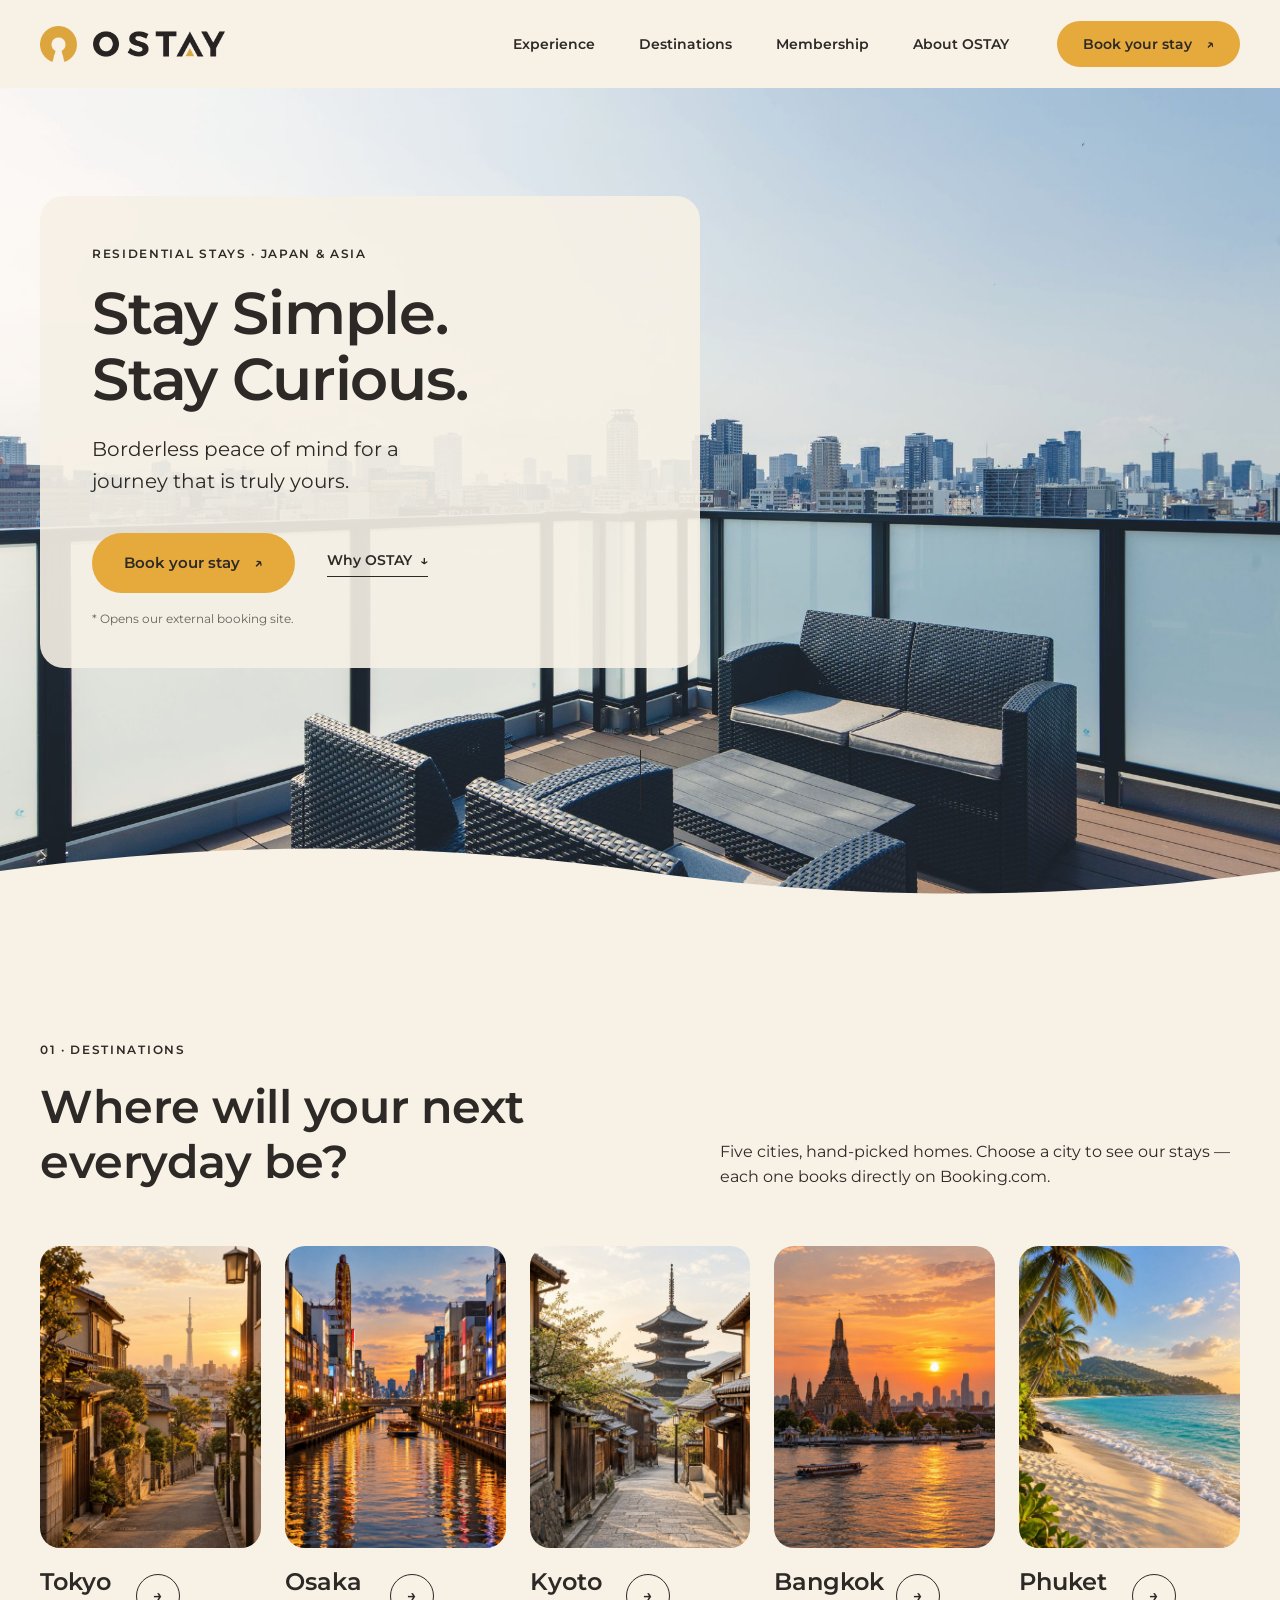
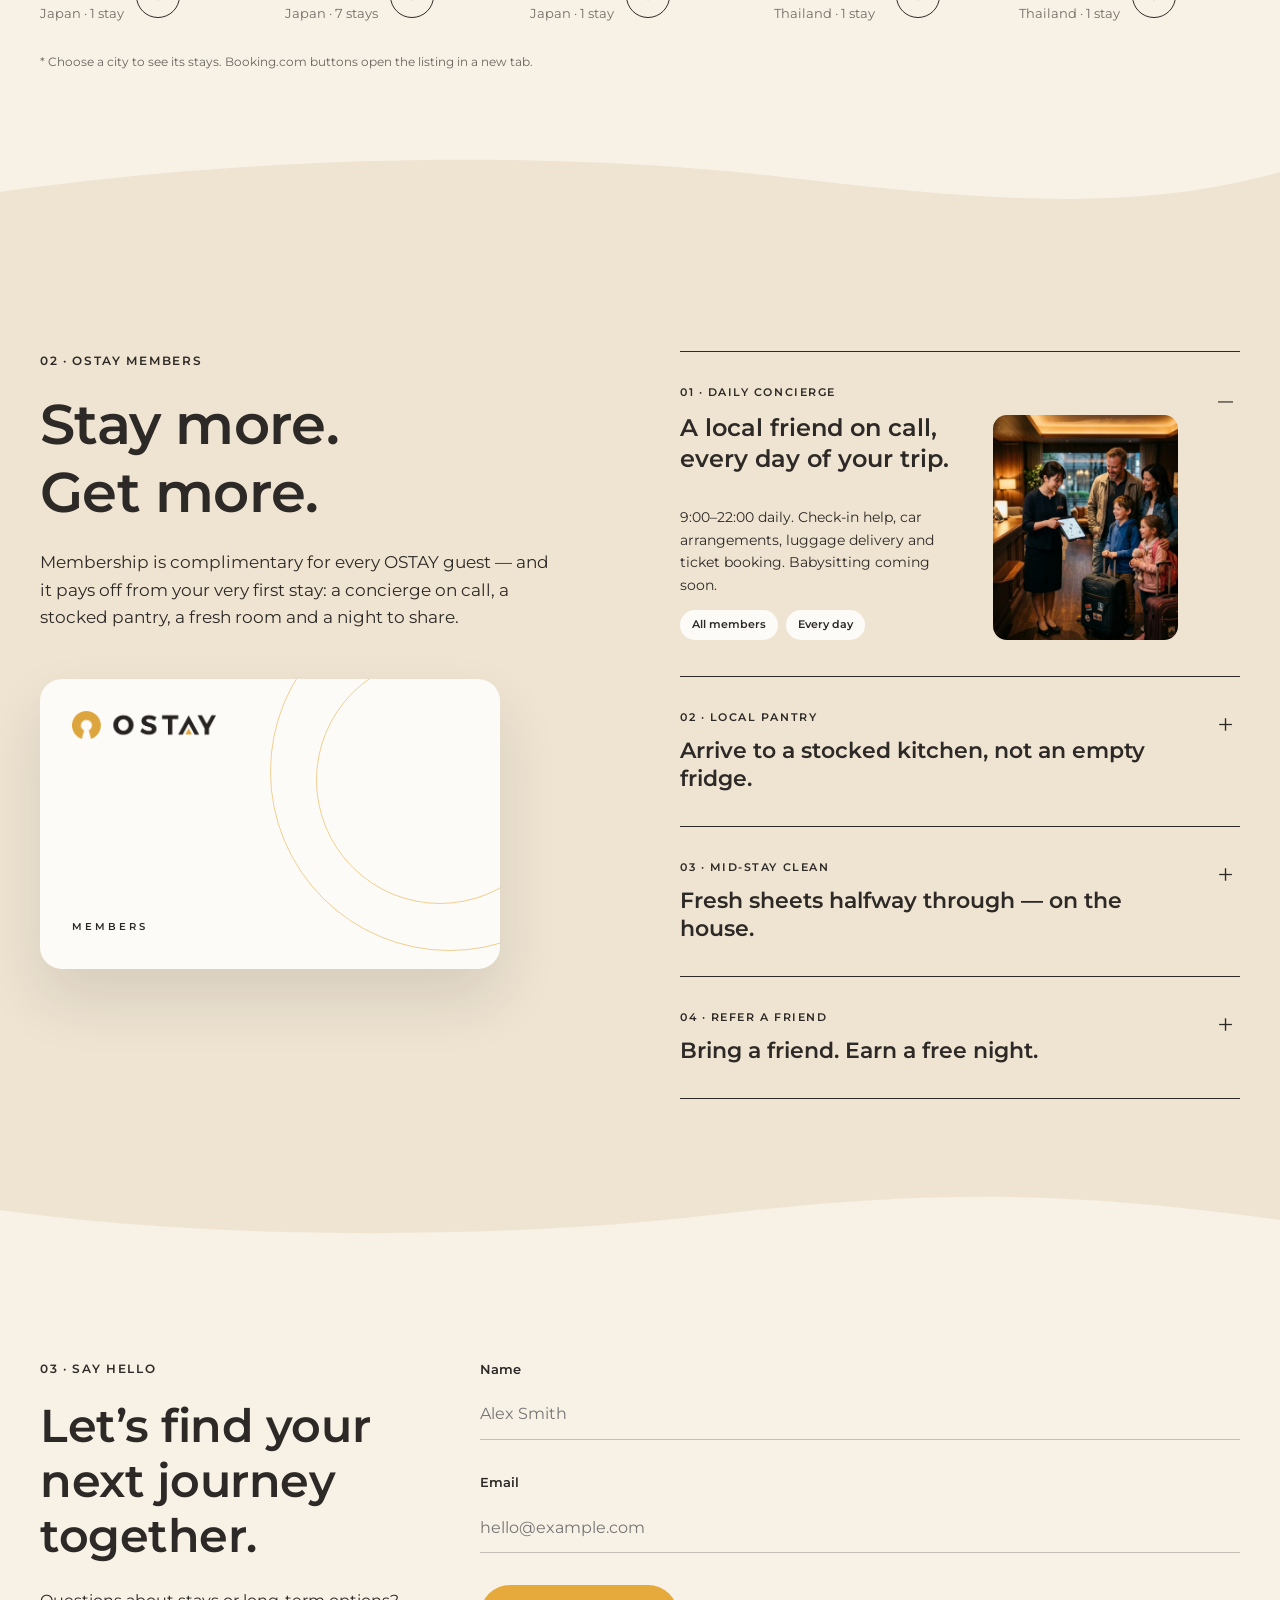
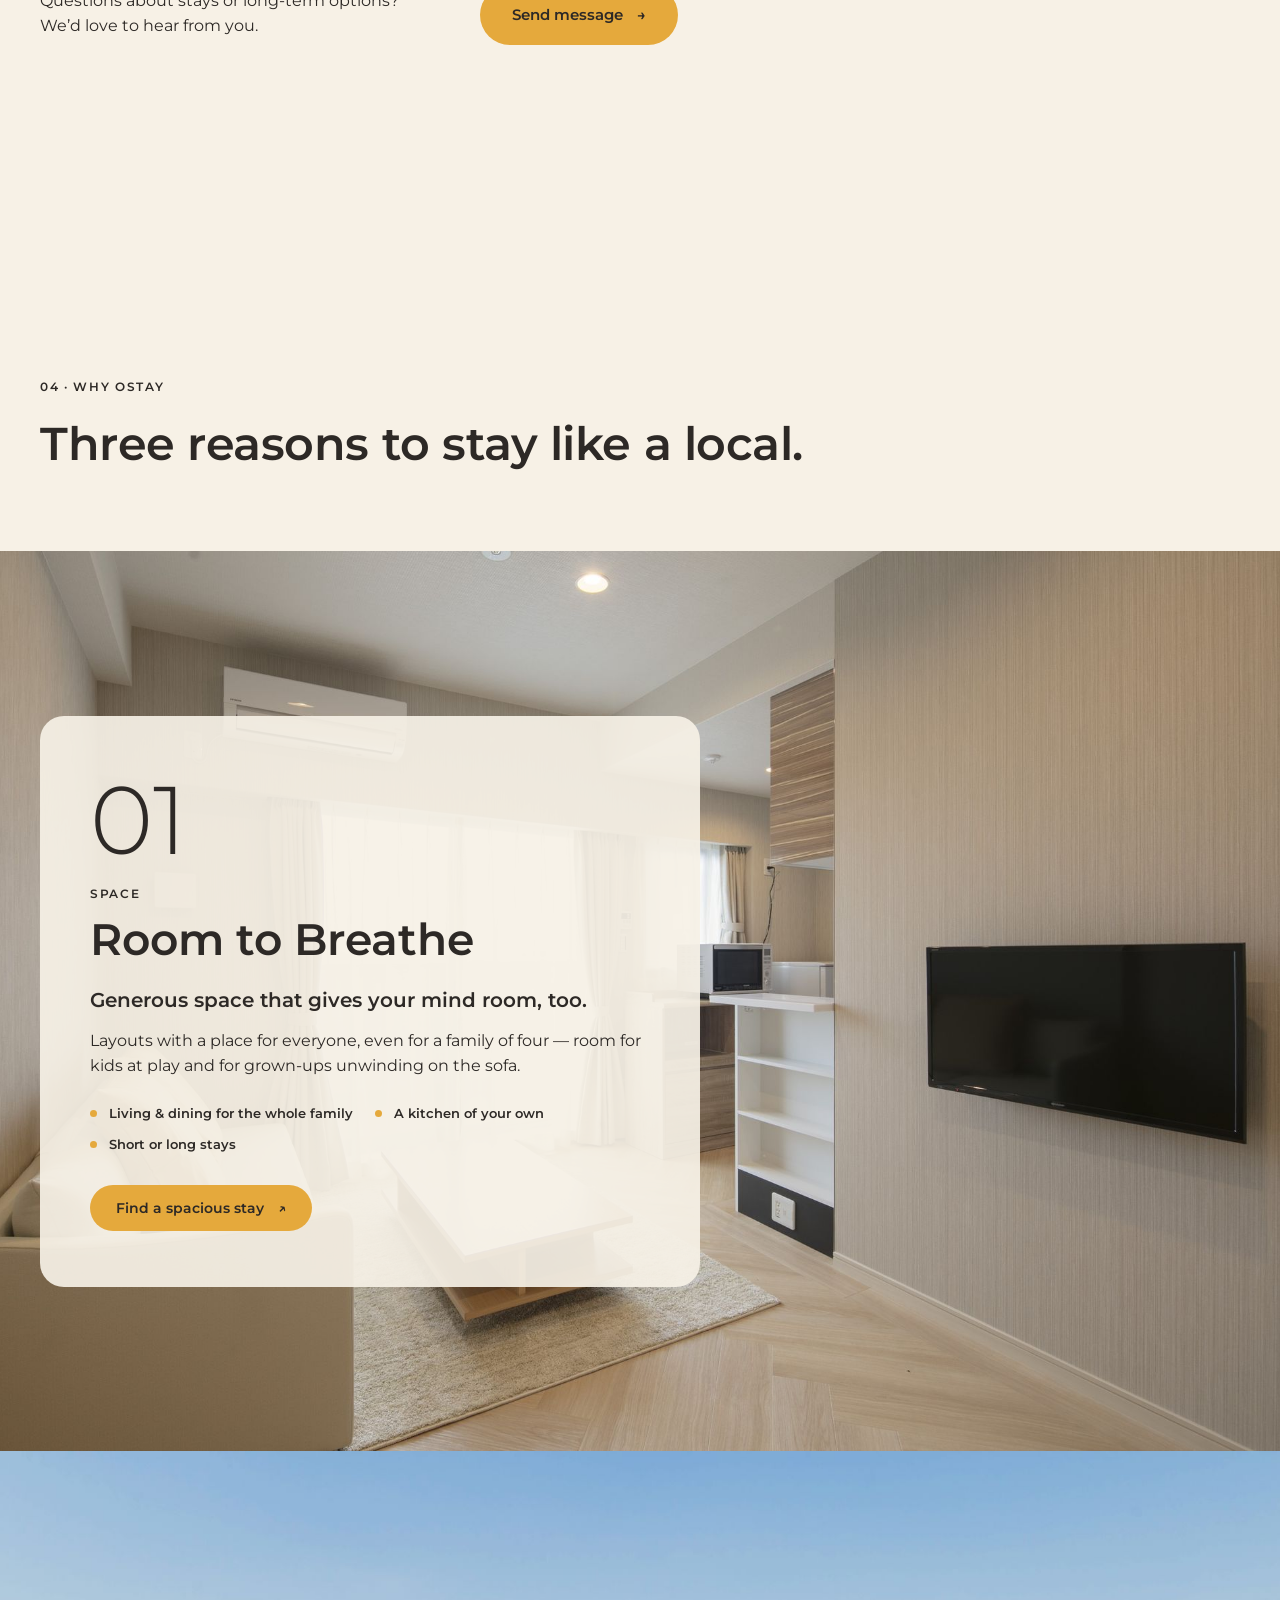
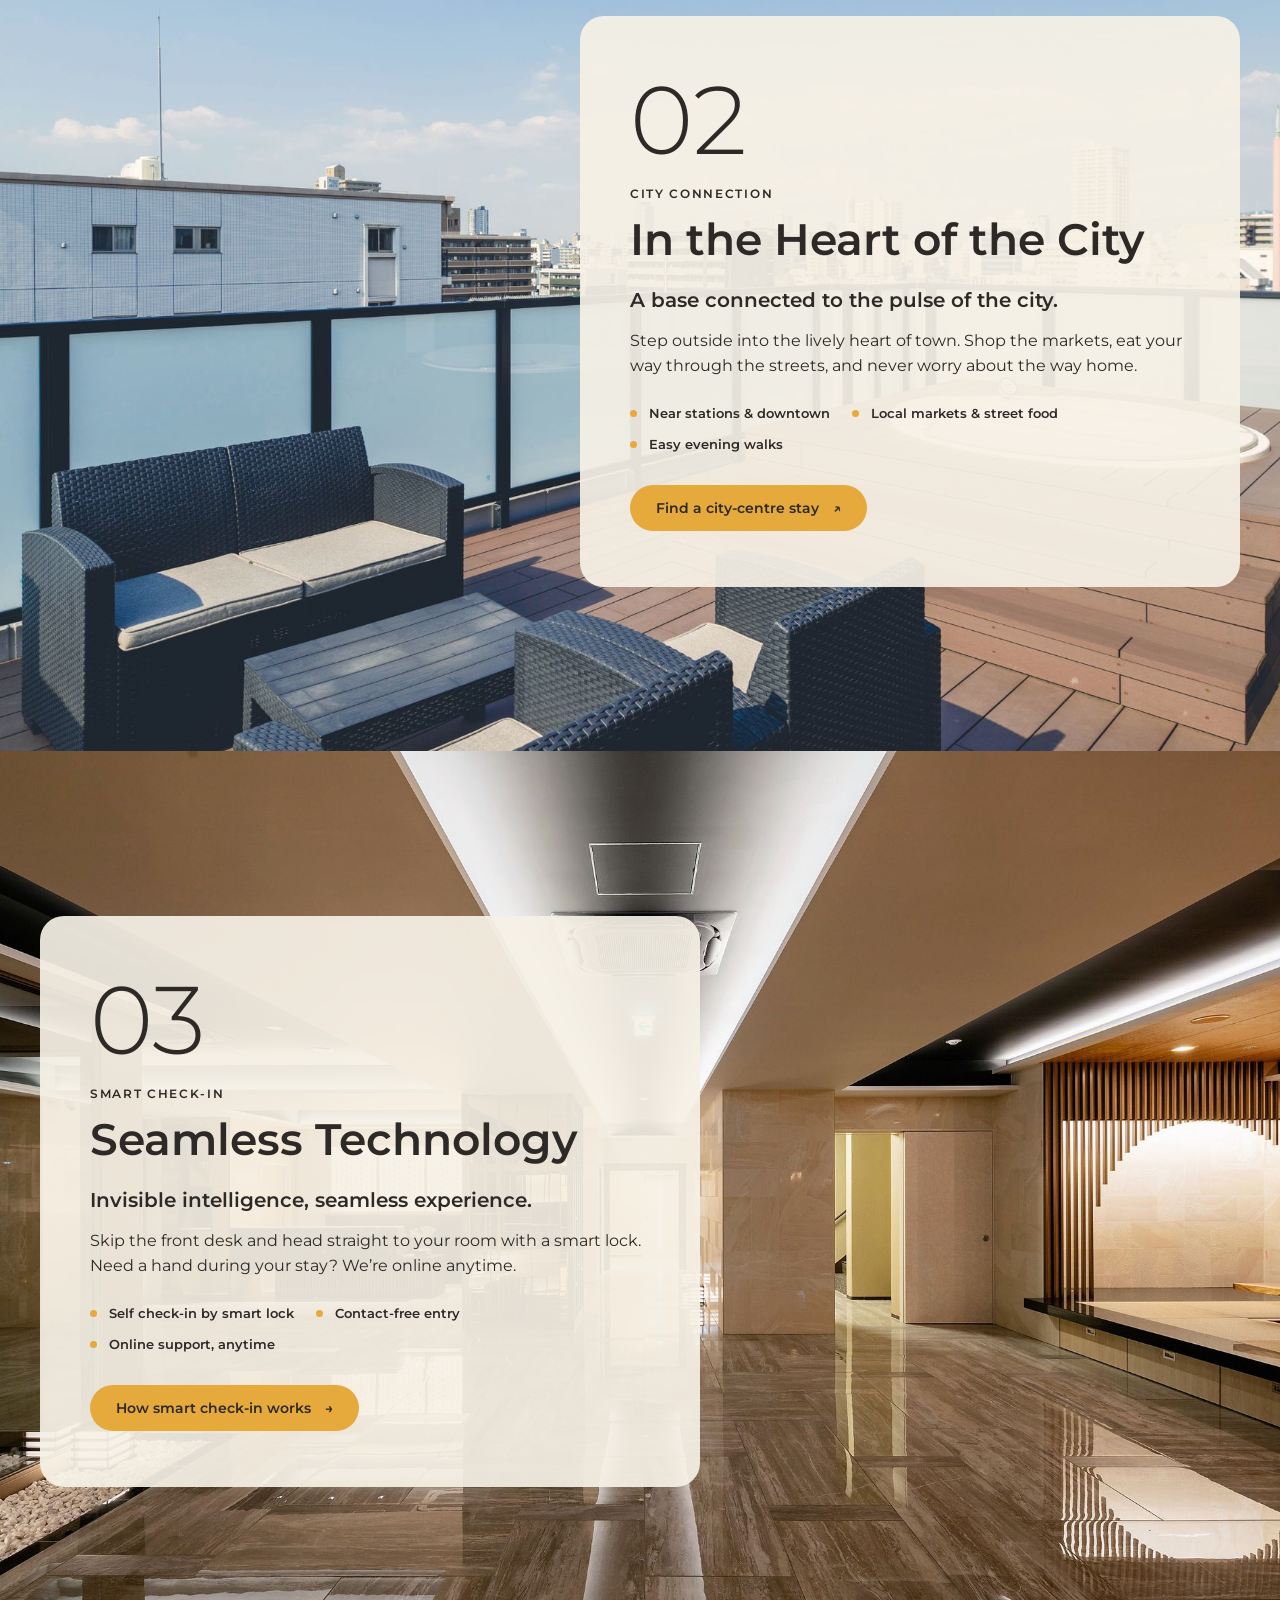
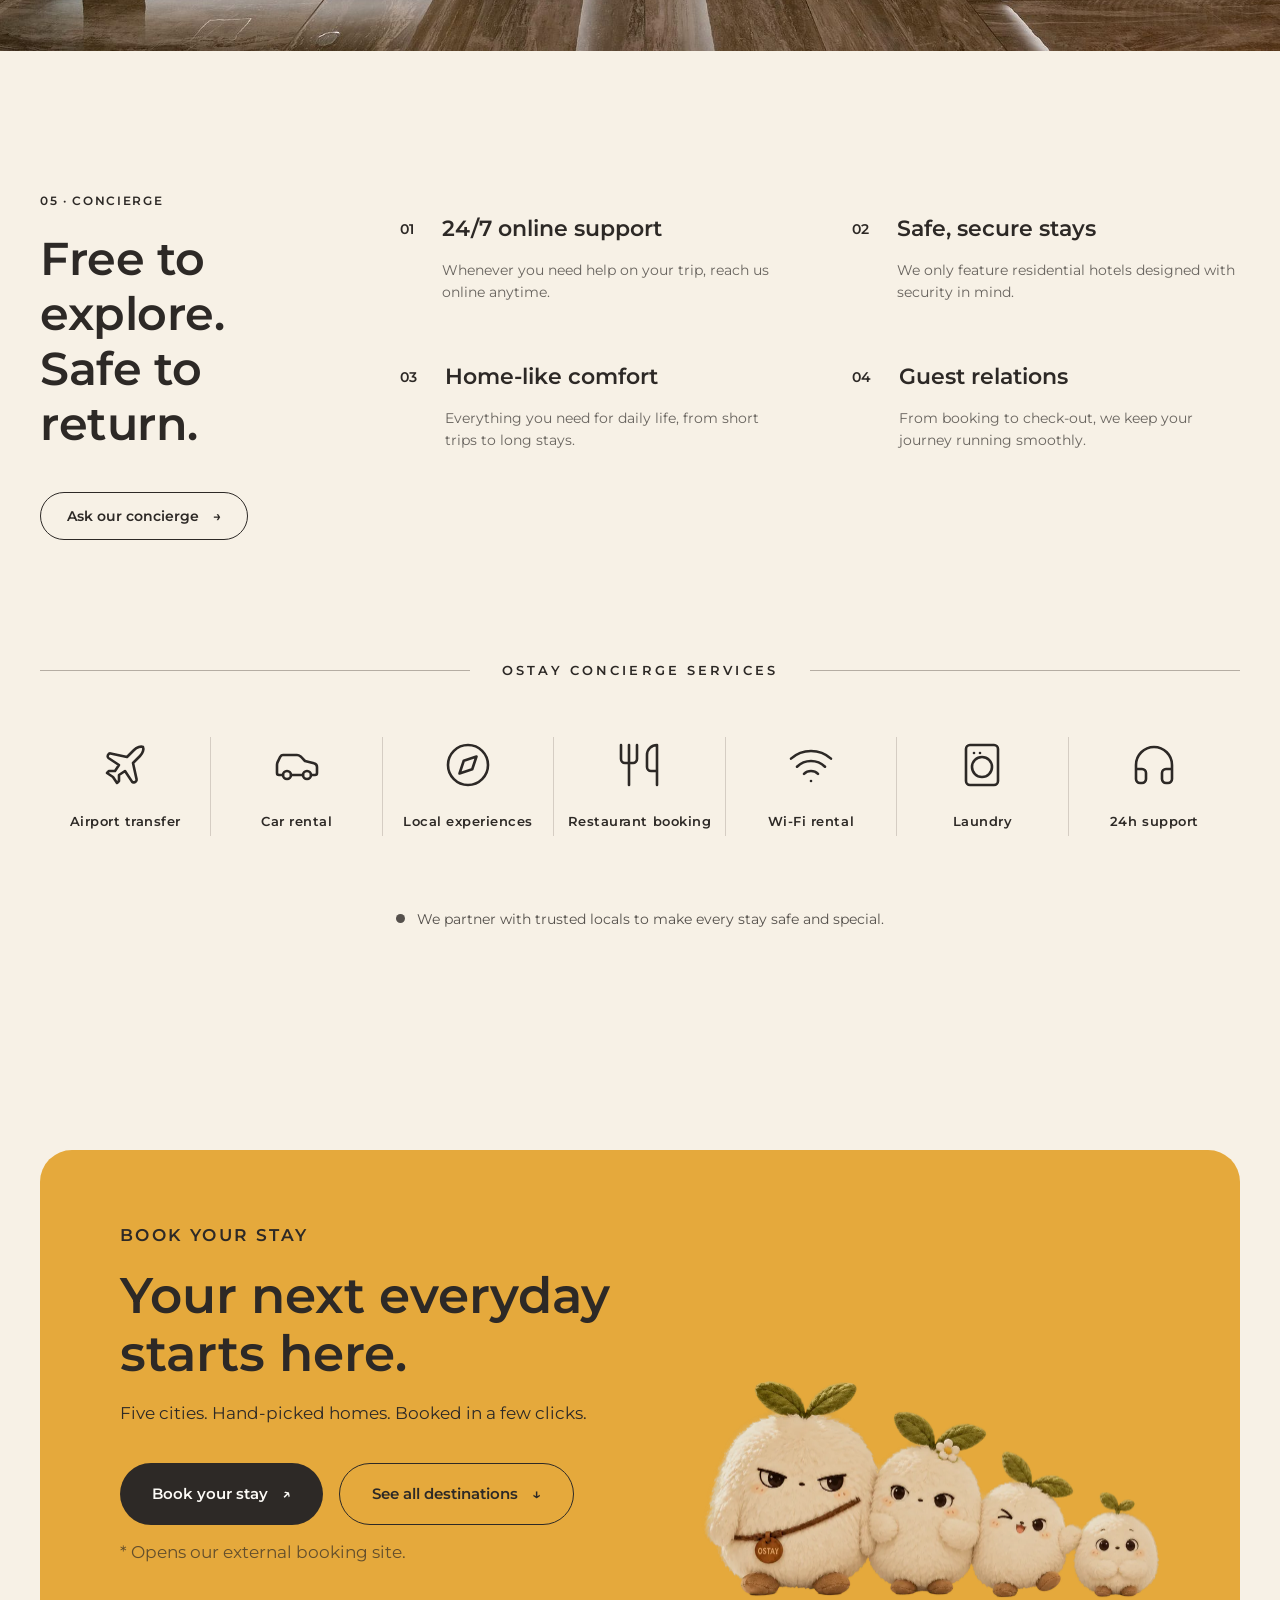
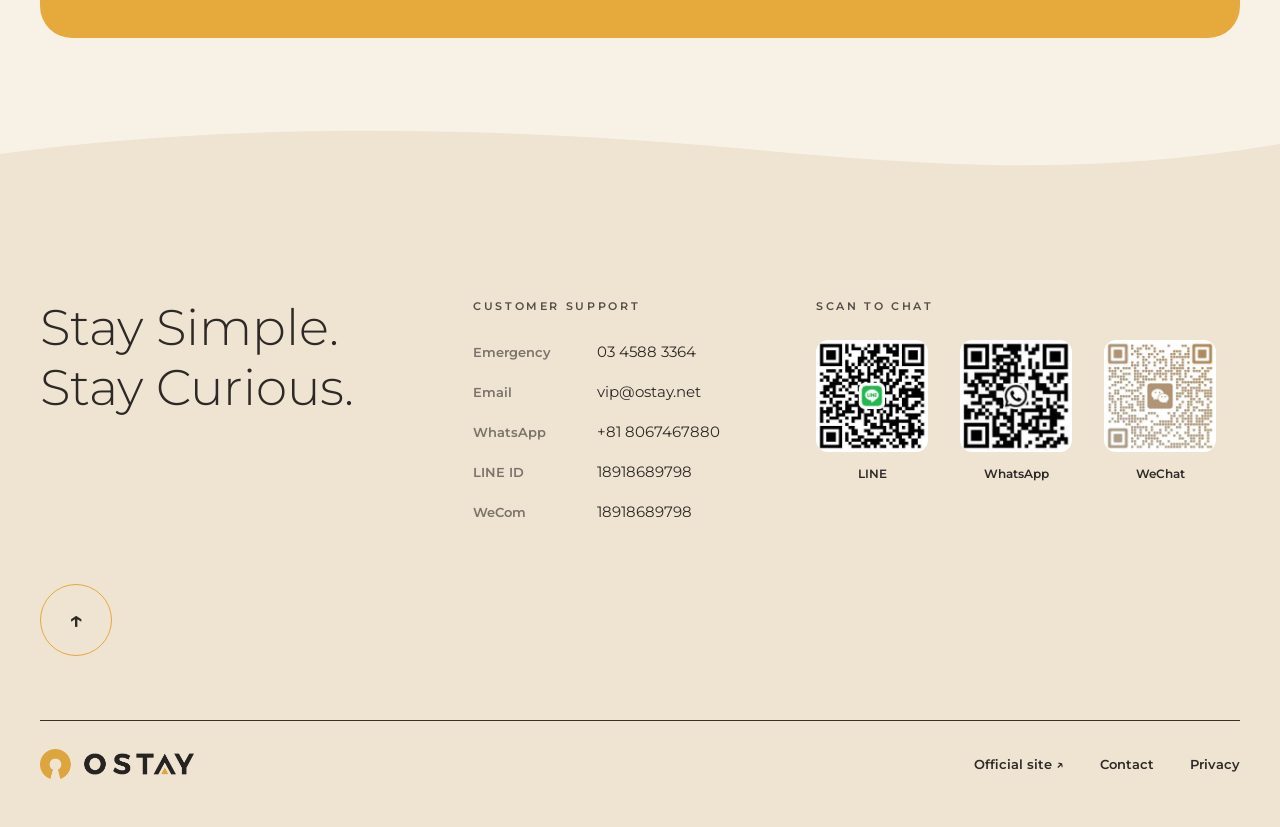
<file: index.html>
<!DOCTYPE html>
<html lang="en">
<head>
<meta charset="UTF-8">
<meta name="viewport" content="width=device-width, initial-scale=1">
<title>OSTAY — Stay Simple. Stay Curious.</title>
<meta name="description" content="Residential stays across Japan & Asia. Borderless peace of mind for a journey that is truly yours.">
<meta property="og:title" content="OSTAY — Stay Simple. Stay Curious.">
<meta property="og:description" content="Residential stays across Japan & Asia.">
<meta property="og:image" content="assets/hero/dotonbori-rooftop.jpg">
<link rel="icon" type="image/png" href="assets/brand/favicon.png">
<link rel="apple-touch-icon" href="assets/brand/apple-touch-icon.png">
<link rel="preconnect" href="https://fonts.googleapis.com">
<link rel="preconnect" href="https://fonts.gstatic.com" crossorigin>
<link href="https://fonts.googleapis.com/css2?family=Montserrat:wght@300;400;600&display=swap" rel="stylesheet">
<link rel="stylesheet" href="style.css?v=20261101">
<script>addEventListener("error",function(){document.documentElement.classList.add("no-anim")},true)</script>
</head>
<body>

<!-- Header -->
<header class="header" id="header">
  <div class="wrap">
    <a href="#top" class="logo" aria-label="OSTAY home"><img src="assets/brand/ostay-logo.png" alt="OSTAY"></a>
    <nav class="nav" id="nav">
      <a href="#why">Experience</a>
      <a href="#destinations">Destinations</a>
      <a href="#members">Membership</a>
      <a href="#concierge">About OSTAY</a>
    </nav>
    <a class="btn btn--yellow btn--sm" data-booking="main" href="#" target="_blank" rel="noopener">Book your stay <span class="arr ext">↗</span></a>
    <button class="menu-btn" id="menuBtn" aria-label="Menu" aria-expanded="false"><span></span><span></span><span></span></button>
  </div>
</header>

<main id="top">

<!-- Hero -->
<section class="hero">
  <div class="hero__bg" data-bg="hero.image" style="--img:url(assets/hero/dotonbori-rooftop.jpg)" role="img" aria-label="A spacious OSTAY living room with a view of Mt. Fuji"></div>
  <div class="wrap">
    <div class="hero__panel reveal">
      <p class="eyebrow" data-t="hero.eyebrow">Residential stays · Japan &amp; Asia</p>
      <h1 data-t="hero.title">Stay Simple.<br>Stay Curious.</h1>
      <p class="sub" data-t="hero.subtitle">Borderless peace of mind for a journey that is truly yours.</p>
      <div class="hero__ctas">
        <a class="btn btn--yellow" data-booking="main" href="#" target="_blank" rel="noopener">Book your stay <span class="arr ext">↗</span></a>
        <a class="link" href="#why">Why OSTAY <span>↓</span></a>
      </div>
      <p class="note">* Opens our external booking site.</p>
    </div>
  </div>
  <div class="scroll-cue" aria-hidden="true">SCROLL<i></i></div>
  <svg class="wave" viewBox="0 0 1800 60" preserveAspectRatio="none" aria-hidden="true"><path d="M0 30 C300 0 600 0 900 30 S1500 60 1800 30 V60 H0Z" fill="#F7F1E6"/></svg>
</section>

<!-- 01 Destinations -->
<section class="section dest" id="destinations">
  <div class="wrap">
    <div class="dest__head reveal">
      <div>
        <p class="eyebrow" data-t="destinations.eyebrow">01 · Destinations</p>
        <h2 class="h2" data-t="destinations.title">Where will your next<br>everyday be?</h2>
      </div>
      <p class="lead" data-t="destinations.lead">Five cities, hand-picked homes. Choose a city to see our stays — each one books directly on Booking.com.</p>
    </div>
    <div class="dest__stage" id="destStage">
      <div class="cities reveal" id="cityGrid" role="list"></div>
      <div class="city-view" id="cityView" hidden>
        <aside class="city-panel">
          <button class="city-back" id="cityBack" type="button"><span aria-hidden="true">←</span> All cities</button>
          <div class="city-panel__img" id="cityPanelImg"></div>
          <h3 class="city-panel__name" id="cityPanelName"></h3>
          <p class="city-panel__meta" id="cityPanelMeta"></p>
          <a class="link city-panel__all" id="cityAll" href="#" target="_blank" rel="noopener" hidden>View all stays on Booking.com <span>↗</span></a>
        </aside>
        <div class="city-hotels">
          <p class="city-hotels__head" id="cityCount"></p>
          <div class="hotels" id="hotels" aria-live="polite"></div>
        </div>
      </div>
    </div>
    <p class="note">* Choose a city to see its stays. Booking.com buttons open the listing in a new tab.</p>
  </div>
</section>

<!-- 02 Members -->
<section class="section members" id="members">
  <svg class="wave top" viewBox="0 0 1800 60" preserveAspectRatio="none" aria-hidden="true"><path d="M0 40 C400 0 800 0 1100 25 S1600 60 1800 20 V60 H0Z" fill="#EFE4D2"/></svg>
  <div class="wrap members__grid">
    <div class="reveal">
      <p class="eyebrow" data-t="members.eyebrow">02 · OSTAY Members</p>
      <h2 class="h2" data-t="members.title" style="font-size:clamp(40px,4.4vw,64px)">Stay more.<br>Get more.</h2>
      <p class="lead" data-t="members.lead" style="font-size:17px">Membership is complimentary for every OSTAY guest — and it pays off from your very first stay: a concierge on call, a stocked pantry, a fresh room and a night to share.</p>
      <div class="member-card" id="memberCard">
        <i class="ring r1"></i><i class="ring r2"></i>
        <img src="assets/brand/ostay-logo.png" alt="OSTAY">
        <span>MEMBERS</span>
      </div>
    </div>
    <div class="acc reveal" id="acc">
      <div class="acc__item open">
        <button class="acc__btn" aria-expanded="true">
          <span class="acc__num" data-t="members.benefits.0.label">01 · Daily concierge</span>
          <span class="acc__title" data-t="members.benefits.0.title">A local friend on call,<br> every day of your trip.</span>
          <span class="acc__icon">–</span>
        </button>
        <div class="acc__panel"><div><div class="acc__content">
          <div>
            <p data-t="members.benefits.0.body">9:00–22:00 daily. Check-in help, car arrangements, luggage delivery and ticket booking. Babysitting coming soon.</p>
            <div class="hotel__tags" data-tags="members.benefits.0.tags"><span class="tag">All members</span><span class="tag">Every day</span></div>
          </div>
          <img class="acc__img" data-src="members.benefits.0.image" src="assets/members/01-concierge.jpg" alt="" loading="lazy">
        </div></div></div>
      </div>
      <div class="acc__item">
        <button class="acc__btn" aria-expanded="false">
          <span class="acc__num" data-t="members.benefits.1.label">02 · Local pantry</span>
          <span class="acc__title" data-t="members.benefits.1.title">Arrive to a stocked kitchen,<br> not an empty fridge.</span>
          <span class="acc__icon">+</span>
        </button>
        <div class="acc__panel"><div><div class="acc__content"><div>
          <p data-t="members.benefits.1.body">A complimentary selection of local snacks and ingredients, waiting in your room on arrival.</p>
          <div class="hotel__tags" data-tags="members.benefits.1.tags"><span class="tag">Once per member</span><span class="tag">Up to 4 guests</span></div>
        </div>
          <img class="acc__img" data-src="members.benefits.1.image" src="assets/members/02-local-pantry.jpg" alt="" loading="lazy">
        </div></div></div>
      </div>
      <div class="acc__item">
        <button class="acc__btn" aria-expanded="false">
          <span class="acc__num" data-t="members.benefits.2.label">03 · Mid-stay clean</span>
          <span class="acc__title" data-t="members.benefits.2.title">Fresh sheets halfway through —<br> on the house.</span>
          <span class="acc__icon">+</span>
        </button>
        <div class="acc__panel"><div><div class="acc__content"><div>
          <p data-t="members.benefits.2.body">One free room clean in the middle of your stay, so day five feels like day one.</p>
          <div class="hotel__tags" data-tags="members.benefits.2.tags"><span class="tag">Stays of 3+ nights</span><span class="tag">Once per member</span></div>
        </div>
          <img class="acc__img" data-src="members.benefits.2.image" src="assets/members/03-mid-stay-clean.jpg" alt="" loading="lazy">
        </div></div></div>
      </div>
      <div class="acc__item">
        <button class="acc__btn" aria-expanded="false">
          <span class="acc__num" data-t="members.benefits.3.label">04 · Refer a friend</span>
          <span class="acc__title" data-t="members.benefits.3.title">Bring a friend.<br> Earn a free night.</span>
          <span class="acc__icon">+</span>
        </button>
        <div class="acc__panel"><div><div class="acc__content"><div>
          <p data-t="members.benefits.3.body">When a friend you refer books 5 nights or more, you receive a voucher for one free night.</p>
          <div class="hotel__tags" data-tags="members.benefits.3.tags"><span class="tag">Friend books 5+ nights</span><span class="tag">Once per member</span></div>
        </div>
          <img class="acc__img" data-src="members.benefits.3.image" src="assets/members/04-refer-a-friend.jpg" alt="" loading="lazy">
        </div></div></div>
      </div>
    </div>
  </div>
  <svg class="wave bottom" viewBox="0 0 1800 50" preserveAspectRatio="none" aria-hidden="true"><path d="M0 20 C300 50 700 50 1000 25 S1500 0 1800 30 V50 H0Z" fill="#F7F1E6"/></svg>
</section>

<!-- 03 Say Hello -->
<section class="contact" id="contact">
  <div class="wrap contact__grid">
    <div class="reveal">
      <p class="eyebrow" data-t="contact.eyebrow">03 · Say hello</p>
      <h2 class="h2" data-t="contact.title">Let’s find your<br>next journey together.</h2>
      <p class="lead" data-t="contact.lead">Questions about stays or long-term options? We’d love to hear from you.</p>
    </div>
    <!-- Replace YOUR_FORM_ID with your Formspree form ID (https://formspree.io) -->
    <form class="form reveal" id="helloForm" action="https://formspree.io/f/YOUR_FORM_ID" method="POST">
      <div class="field"><label for="f-name">Name</label><input id="f-name" name="name" type="text" placeholder="Alex Smith" required autocomplete="name"></div>
      <div class="field"><label for="f-email">Email</label><input id="f-email" name="email" type="email" placeholder="hello@example.com" required autocomplete="email"></div>
      <input type="text" name="_gotcha" style="display:none" tabindex="-1" autocomplete="off">
      <button class="btn btn--yellow" type="submit">Send message <span class="arr fwd">→</span></button>
      <p class="form-status" id="formStatus" role="status"></p>
    </form>
  </div>
</section>

<!-- 04 Why OSTAY -->
<section id="why">
  <div class="wrap why__intro reveal">
    <p class="eyebrow" data-t="why.eyebrow">04 · Why OSTAY</p>
    <h2 class="h2" data-t="why.title">Three reasons to stay like a local.</h2>
  </div>

  <div class="band band--space" data-bg="why.items.0.image" style="--img:url(assets/why/01-space-imamiya-interior.jpg)">
    <div class="wrap"><div class="band__card reveal">
      <div class="band__num">01</div>
      <p class="eyebrow" data-t="why.items.0.label" style="margin-top:16px">Space</p>
      <h3 data-t="why.items.0.title">Room to Breathe</h3>
      <p class="tagline" data-t="why.items.0.tagline">Generous space that gives your mind room, too.</p>
      <p class="body" data-t="why.items.0.body">Layouts with a place for everyone, even for a family of four — room for kids at play and for grown-ups unwinding on the sofa.</p>
      <ul class="dots" data-li="why.items.0.bullets"><li>Living &amp; dining for the whole family</li><li>A kitchen of your own</li><li>Short or long stays</li></ul>
      <a class="btn btn--yellow btn--sm" data-booking="main" href="#" target="_blank" rel="noopener"><span data-t="why.items.0.button">Find a spacious stay</span> <span class="arr ext">↗</span></a>
    </div></div>
  </div>

  <div class="band band--city band--right" data-bg="why.items.1.image" style="--img:url(assets/why/02-city-dotonbori-rooftop.jpg)">
    <div class="wrap"><div class="band__card reveal">
      <div class="band__num">02</div>
      <p class="eyebrow" data-t="why.items.1.label" style="margin-top:16px">City connection</p>
      <h3 data-t="why.items.1.title">In the Heart of the City</h3>
      <p class="tagline" data-t="why.items.1.tagline">A base connected to the pulse of the city.</p>
      <p class="body" data-t="why.items.1.body">Step outside into the lively heart of town. Shop the markets, eat your way through the streets, and never worry about the way home.</p>
      <ul class="dots" data-li="why.items.1.bullets"><li>Near stations &amp; downtown</li><li>Local markets &amp; street food</li><li>Easy evening walks</li></ul>
      <a class="btn btn--yellow btn--sm" data-booking="main" href="#" target="_blank" rel="noopener"><span data-t="why.items.1.button">Find a city-centre stay</span> <span class="arr ext">↗</span></a>
    </div></div>
  </div>

  <div class="band band--tech" data-bg="why.items.2.image" style="--img:url(assets/why/03-tech-imamiya-lobby.jpg)">
    <div class="wrap"><div class="band__card reveal">
      <div class="band__num">03</div>
      <p class="eyebrow" data-t="why.items.2.label" style="margin-top:16px">Smart check-in</p>
      <h3 data-t="why.items.2.title">Seamless Technology</h3>
      <p class="tagline" data-t="why.items.2.tagline">Invisible intelligence, seamless experience.</p>
      <p class="body" data-t="why.items.2.body">Skip the front desk and head straight to your room with a smart lock. Need a hand during your stay? We’re online anytime.</p>
      <ul class="dots" data-li="why.items.2.bullets"><li>Self check-in by smart lock</li><li>Contact-free entry</li><li>Online support, anytime</li></ul>
      <a class="btn btn--yellow btn--sm" href="#concierge"><span data-t="why.items.2.button">How smart check-in works</span> <span class="arr fwd">→</span></a>
    </div></div>
  </div>
</section>

<!-- 05 Concierge -->
<section class="section cons" id="concierge">
  <div class="wrap">
    <div class="cons__top">
      <div class="cons__head reveal">
        <p class="eyebrow" data-t="concierge.eyebrow">05 · Concierge</p>
        <h2 class="h2" data-t="concierge.title">Free to explore.<br>Safe to return.</h2>
        <a class="btn btn--ghost btn--sm cons__cta" href="#contact">Ask our concierge <span class="arr fwd">→</span></a>
      </div>
      <div class="points reveal">
        <div><b>01</b><div><h4 data-t="concierge.points.0.title">24/7 online support</h4><p data-t="concierge.points.0.body">Whenever you need help on your trip, reach us online anytime.</p></div></div>
        <div><b>02</b><div><h4 data-t="concierge.points.1.title">Safe, secure stays</h4><p data-t="concierge.points.1.body">We only feature residential hotels designed with security in mind.</p></div></div>
        <div><b>03</b><div><h4 data-t="concierge.points.2.title">Home-like comfort</h4><p data-t="concierge.points.2.body">Everything you need for daily life, from short trips to long stays.</p></div></div>
        <div><b>04</b><div><h4 data-t="concierge.points.3.title">Guest relations</h4><p data-t="concierge.points.3.body">From booking to check-out, we keep your journey running smoothly.</p></div></div>
      </div>
    </div>
    <div class="services reveal">
      <h5><span>OSTAY Concierge Services</span></h5>
      <ul>
        <li><img src="assets/icons/airport.svg" alt=""><span class="lg">Airport transfer</span><span class="sm">Airport</span></li>
        <li><img src="assets/icons/car.svg" alt=""><span class="lg">Car rental</span><span class="sm">Car rental</span></li>
        <li><img src="assets/icons/local.svg" alt=""><span class="lg">Local experiences</span><span class="sm">Local tours</span></li>
        <li><img src="assets/icons/restaurant.svg" alt=""><span class="lg">Restaurant booking</span><span class="sm">Dining</span></li>
        <li><img src="assets/icons/wifi.svg" alt=""><span class="lg">Wi-Fi rental</span><span class="sm">Wi-Fi</span></li>
        <li><img src="assets/icons/laundry.svg" alt=""><span class="lg">Laundry</span><span class="sm">Laundry</span></li>
        <li><img src="assets/icons/support.svg" alt=""><span class="lg">24h support</span><span class="sm">24h support</span></li>
      </ul>
      <p class="partner" data-t="concierge.partner">We partner with trusted locals to make every stay safe and special.</p>
      <a class="btn btn--ghost cons__cta-m" href="#contact">Ask our concierge <span class="arr fwd">→</span></a>
    </div>
  </div>
</section>

<!-- Booking CTA -->
<section class="cta">
  <div class="wrap">
    <div class="cta__box reveal">
      <p class="eyebrow" data-t="cta.eyebrow">Book your stay</p>
      <h2 data-t="cta.title">Your next everyday<br>starts here.</h2>
      <p data-t="cta.lead">Five cities. Hand-picked homes. Booked in a few clicks.</p>
      <div class="cta__btns">
        <a class="btn btn--dark" data-booking="main" href="#" target="_blank" rel="noopener">Book your stay <span class="arr ext">↗</span></a>
        <a class="btn btn--ghost" href="#destinations">See all destinations <span class="arr down">↓</span></a>
      </div>
      <p class="note">* Opens our external booking site.</p>
      <img class="cta__mascot" src="assets/brand/mascot-family.webp" alt="The OSTAY family mascots">
    </div>
  </div>
</section>

</main>

<!-- Footer -->
<footer class="footer">
  <svg class="wave top" viewBox="0 0 1800 60" preserveAspectRatio="none" aria-hidden="true"><path d="M0 35 C350 0 750 10 1050 30 S1550 55 1800 25 V60 H0Z" fill="#EFE4D2"/></svg>
  <div class="wrap">
    <div class="footer__top">
      <p class="footer__slogan" data-t="footer.slogan">Stay Simple.<br>Stay Curious.</p>
      <div class="support">
        <div class="support__col">
          <p class="eyebrow">Customer support</p>
          <dl id="contactList">
            <dt>Emergency</dt><dd><a href="tel:+81345883364">03 4588 3364</a></dd>
            <dt>Email</dt><dd><a href="mailto:vip@ostay.net">vip@ostay.net</a></dd>
            <dt>WhatsApp</dt><dd><a href="https://wa.me/818067467880" target="_blank" rel="noopener">+81 8067467880</a></dd>
            <dt>LINE ID</dt><dd>18918689798</dd>
            <dt>WeCom</dt><dd>18918689798</dd>
          </dl>
        </div>
        <div class="support__col">
          <p class="eyebrow">Scan to chat</p>
          <div class="qrs" id="qrList">
            <figure class="qr"><img src="assets/qr/line.png" alt="LINE QR code" loading="lazy"><figcaption>LINE</figcaption></figure>
            <figure class="qr"><img src="assets/qr/whatsapp.png" alt="WhatsApp QR code" loading="lazy"><figcaption>WhatsApp</figcaption></figure>
            <figure class="qr"><img src="assets/qr/wechat.png" alt="WeChat QR code" loading="lazy"><figcaption>WeChat</figcaption></figure>
          </div>
        </div>
      </div>
      <a class="to-top" href="#top" aria-label="Back to top">↑</a>
    </div>
    <div class="footer__bottom">
      <img src="assets/brand/ostay-logo.png" alt="OSTAY">
      <div class="footer__links">
        <a data-booking="main" href="#" target="_blank" rel="noopener">Official site ↗</a>
        <a href="#contact">Contact</a>
        <a href="#" id="privacyLink">Privacy</a>
      </div>
    </div>
  </div>
</footer>

<!-- Mobile sticky booking bar -->
<div class="sticky-book" id="stickyBook">
  <span>Five cities · Hand-picked homes</span>
  <a class="btn btn--yellow" data-booking="main" href="#" target="_blank" rel="noopener">Book <span class="arr ext">↗</span></a>
</div>

<script src="script.js?v=20261101"></script>
</body>
</html>
</file>
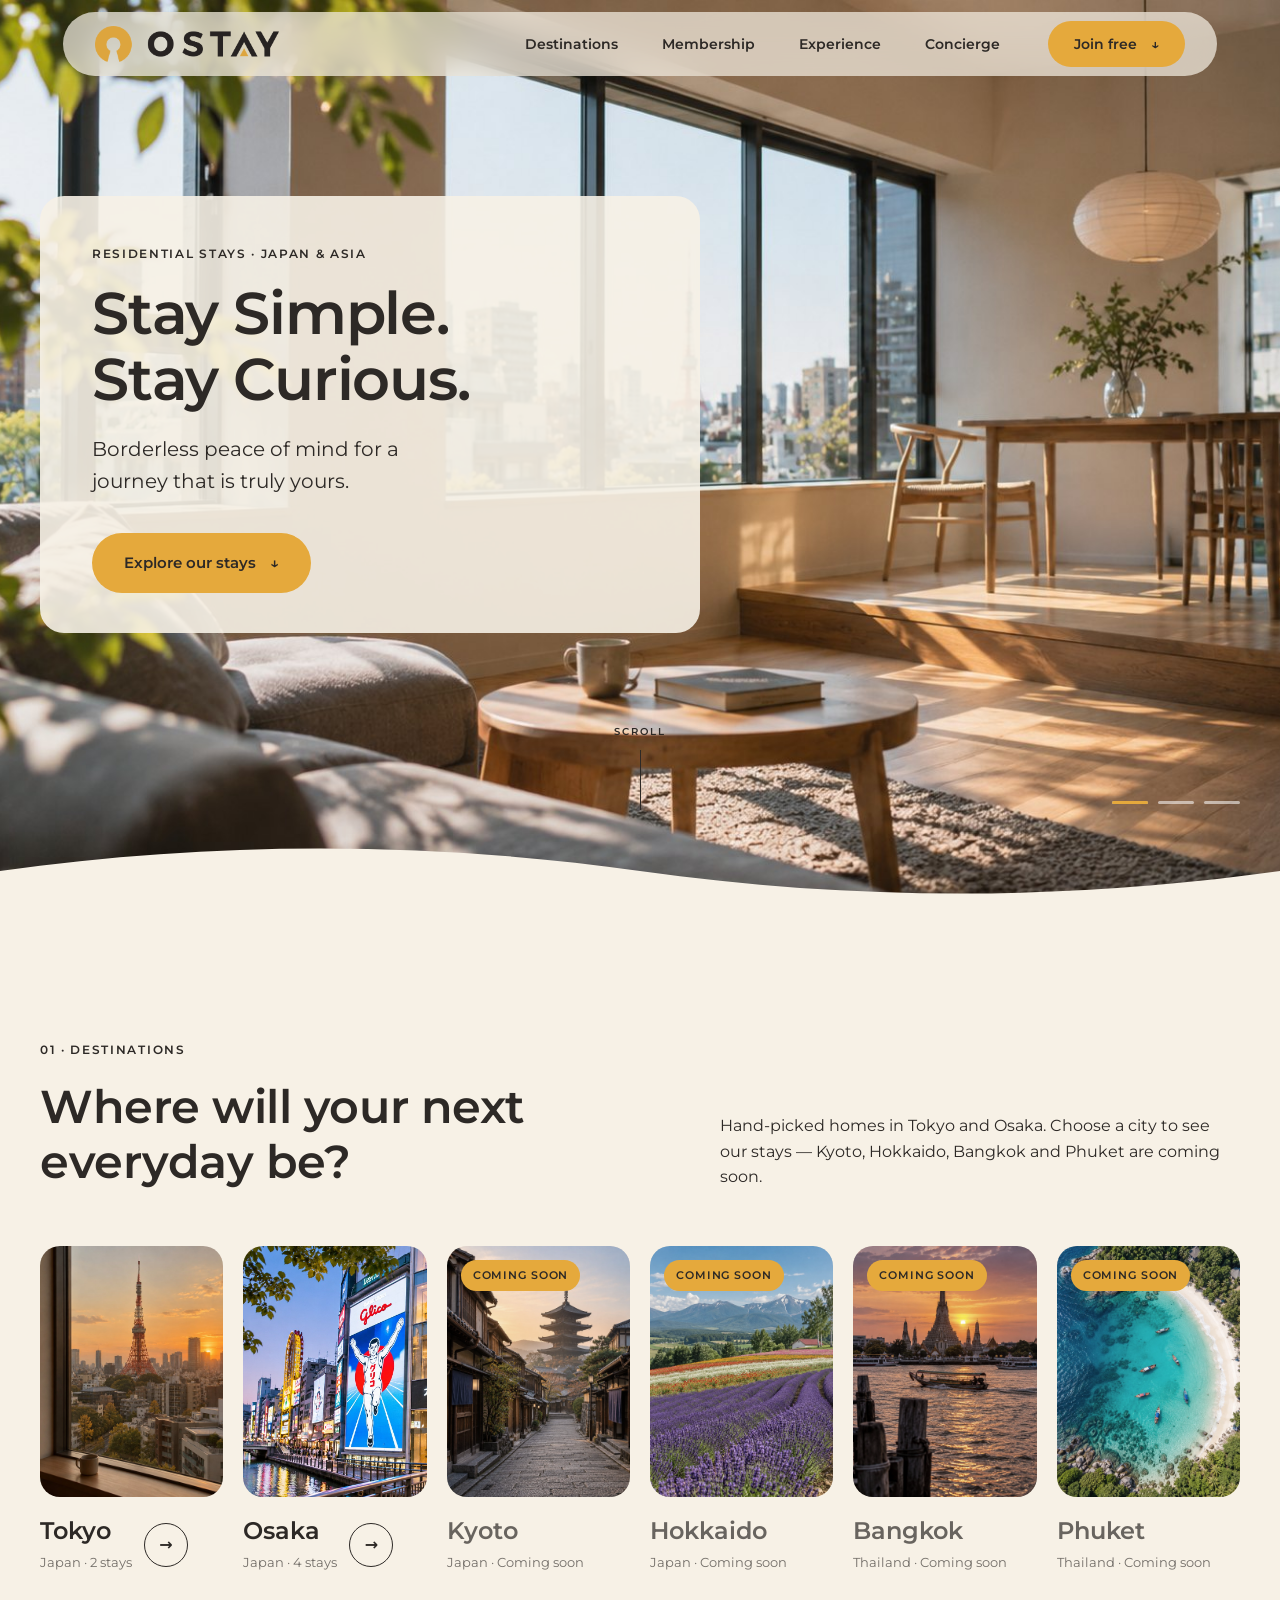
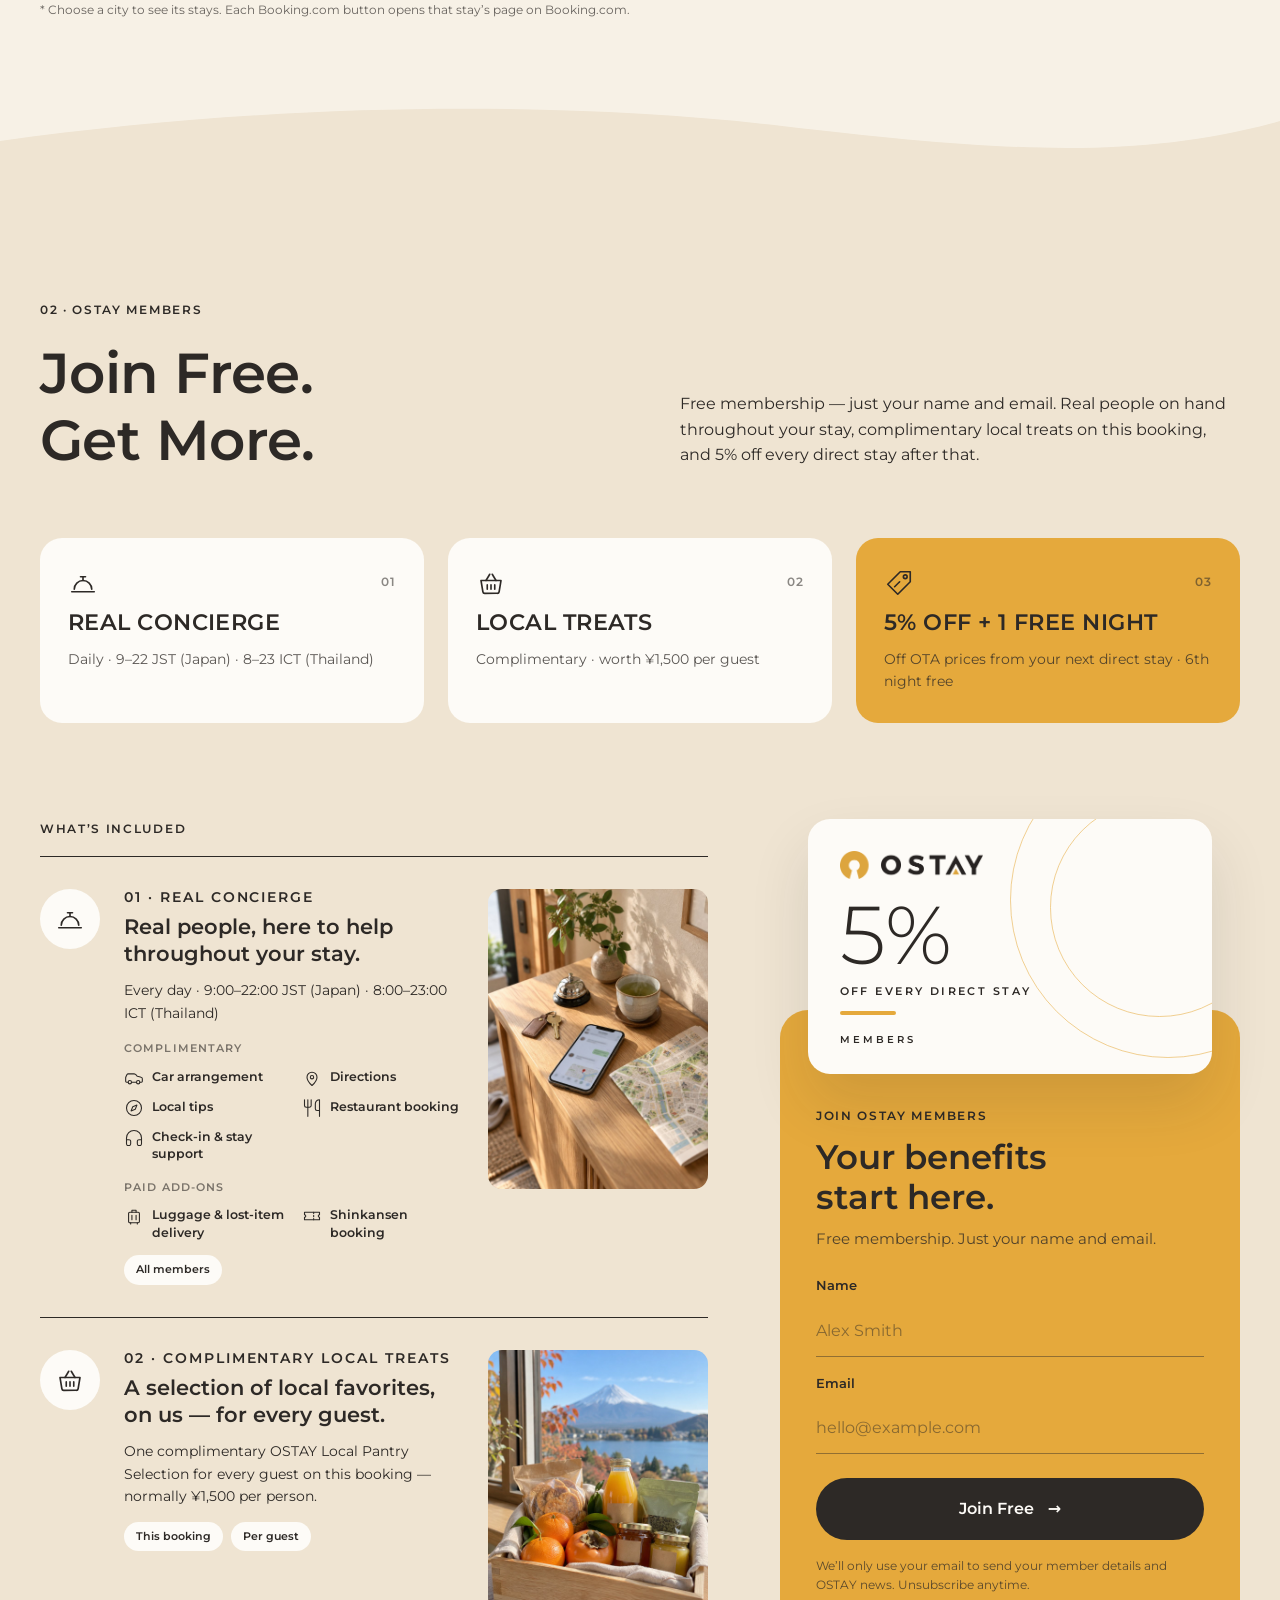
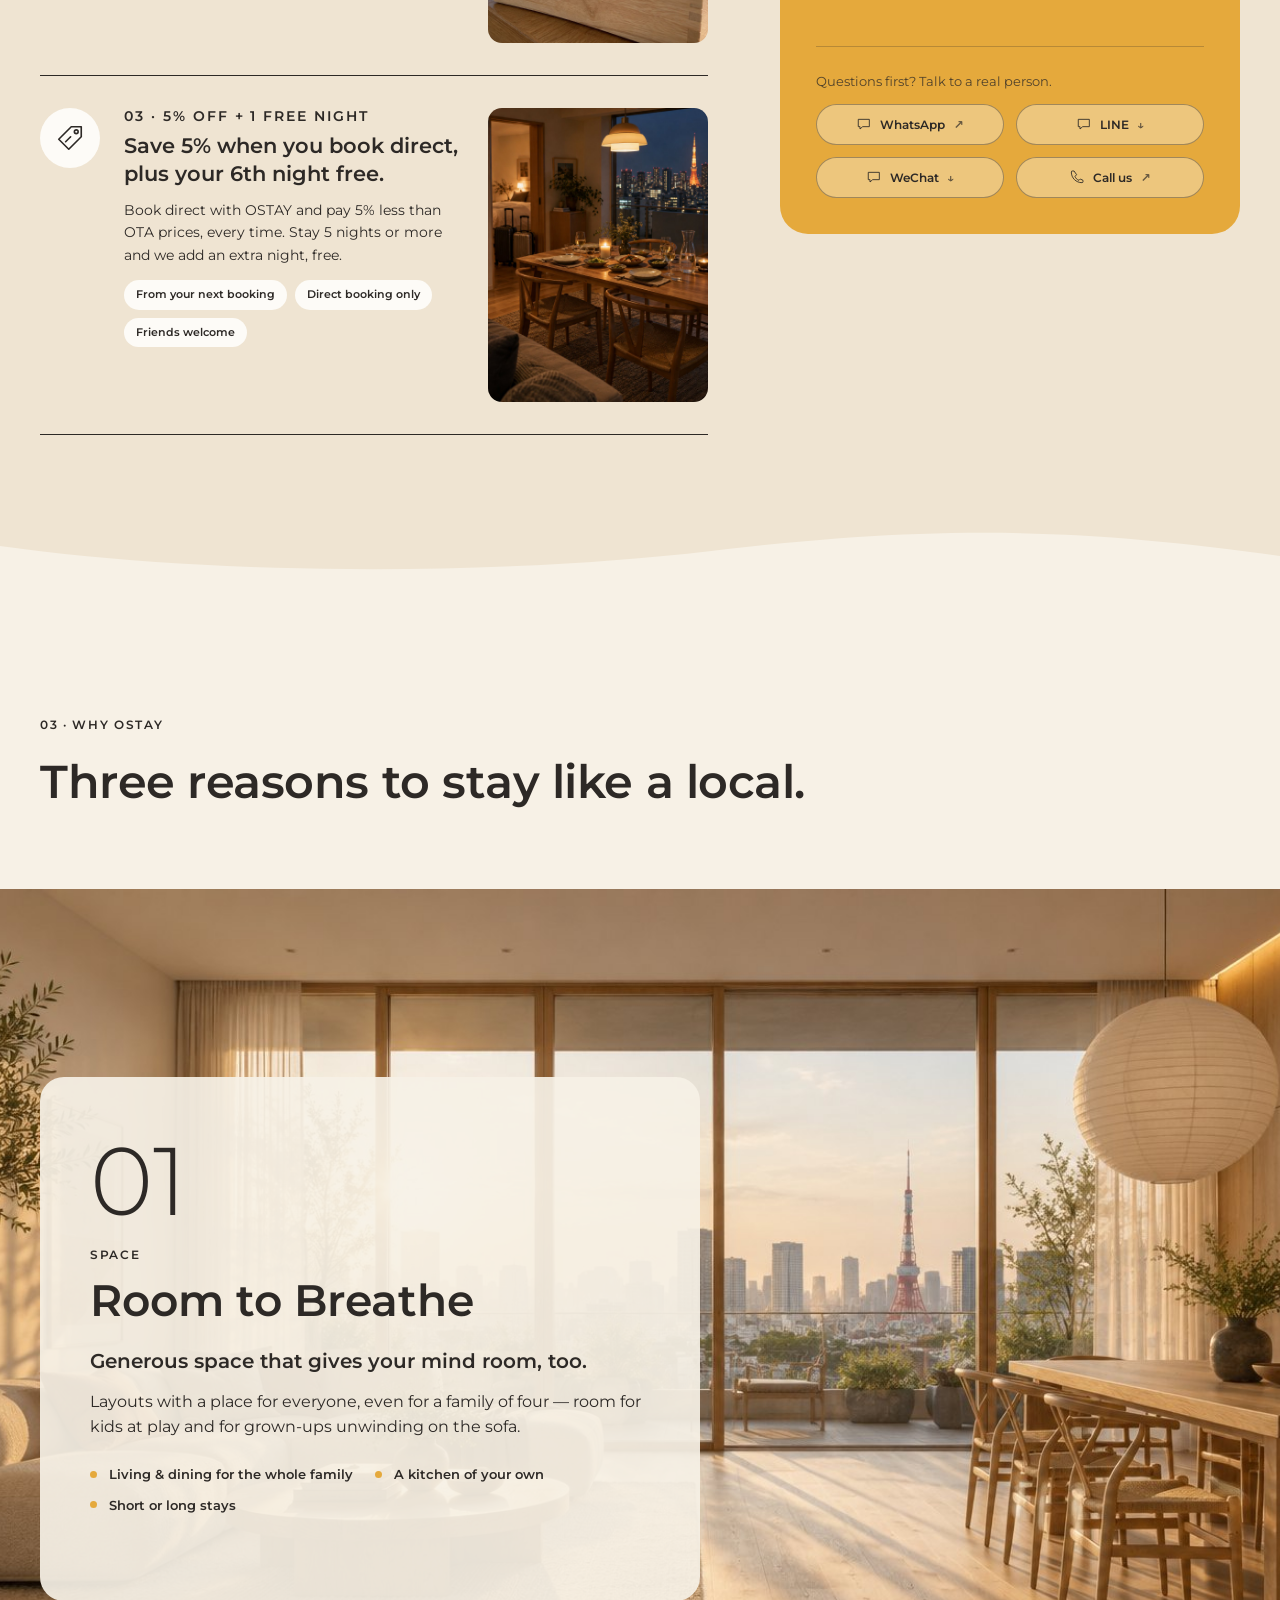
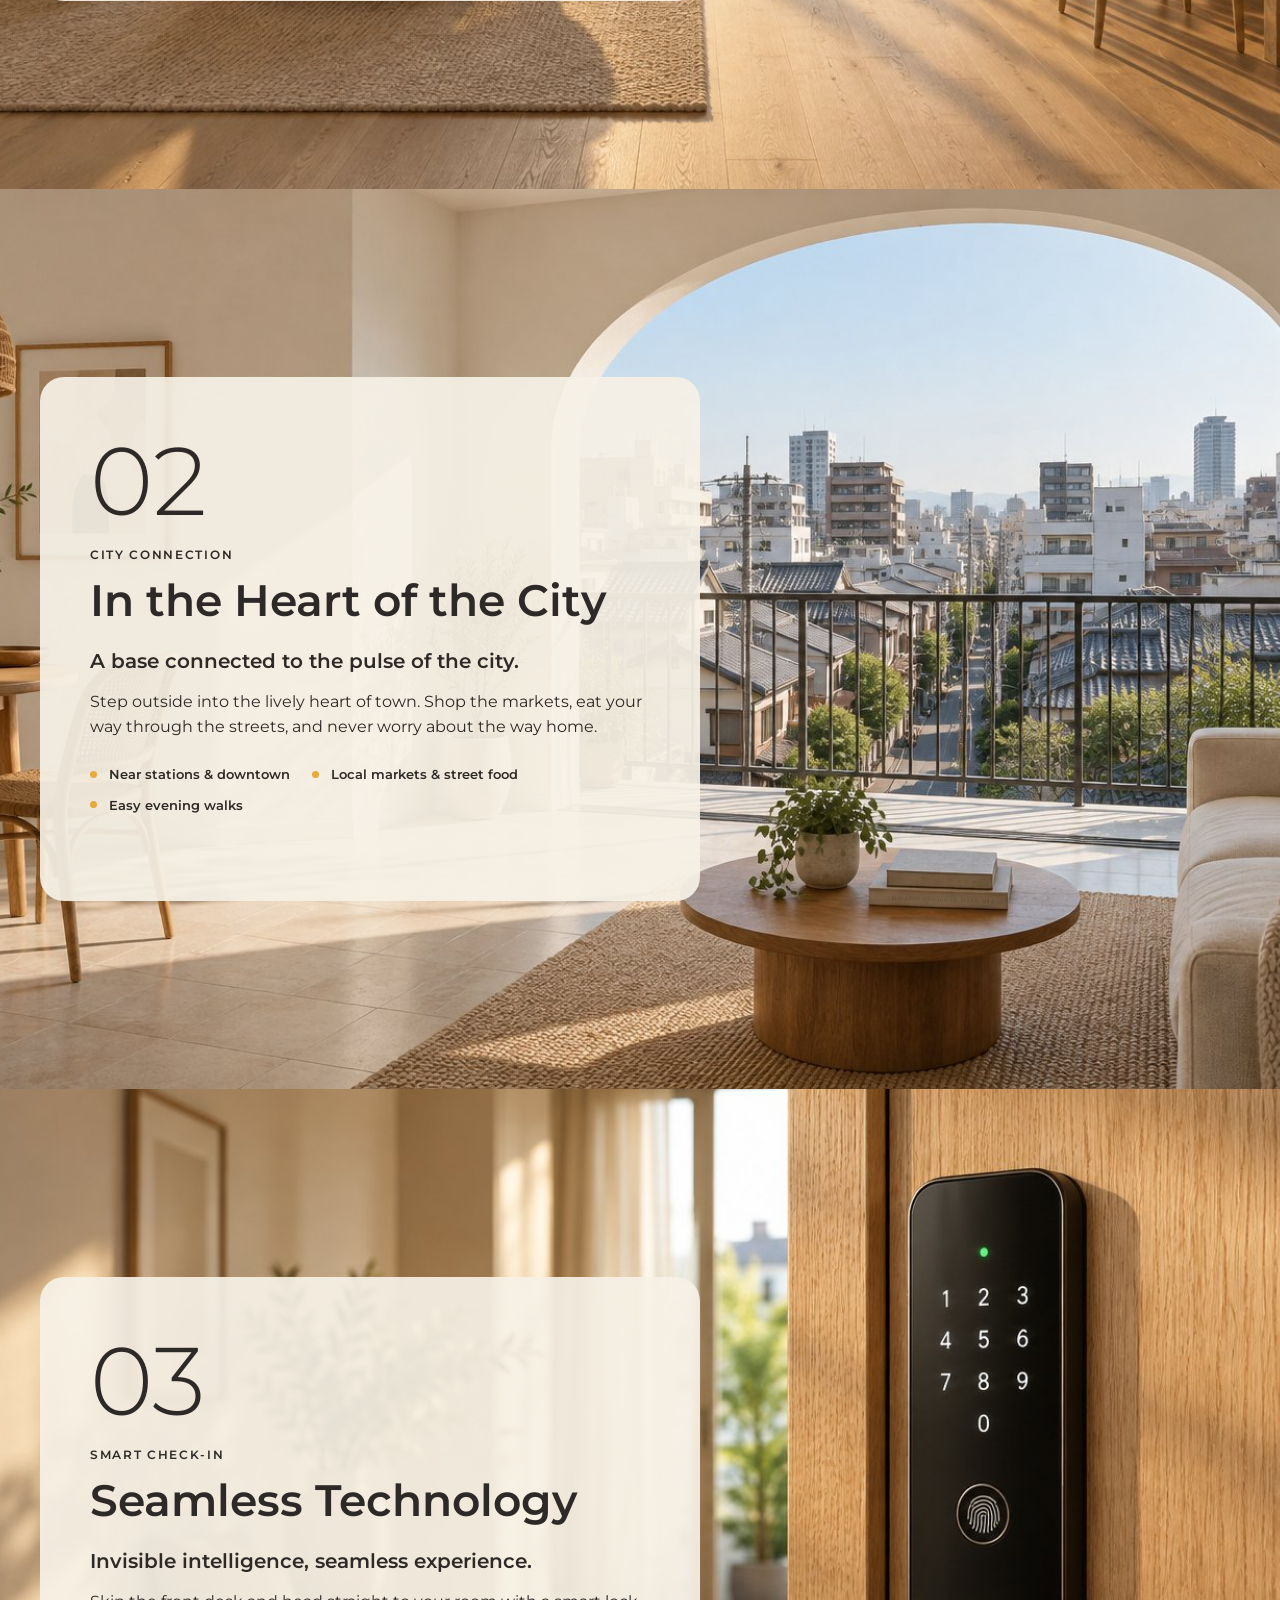
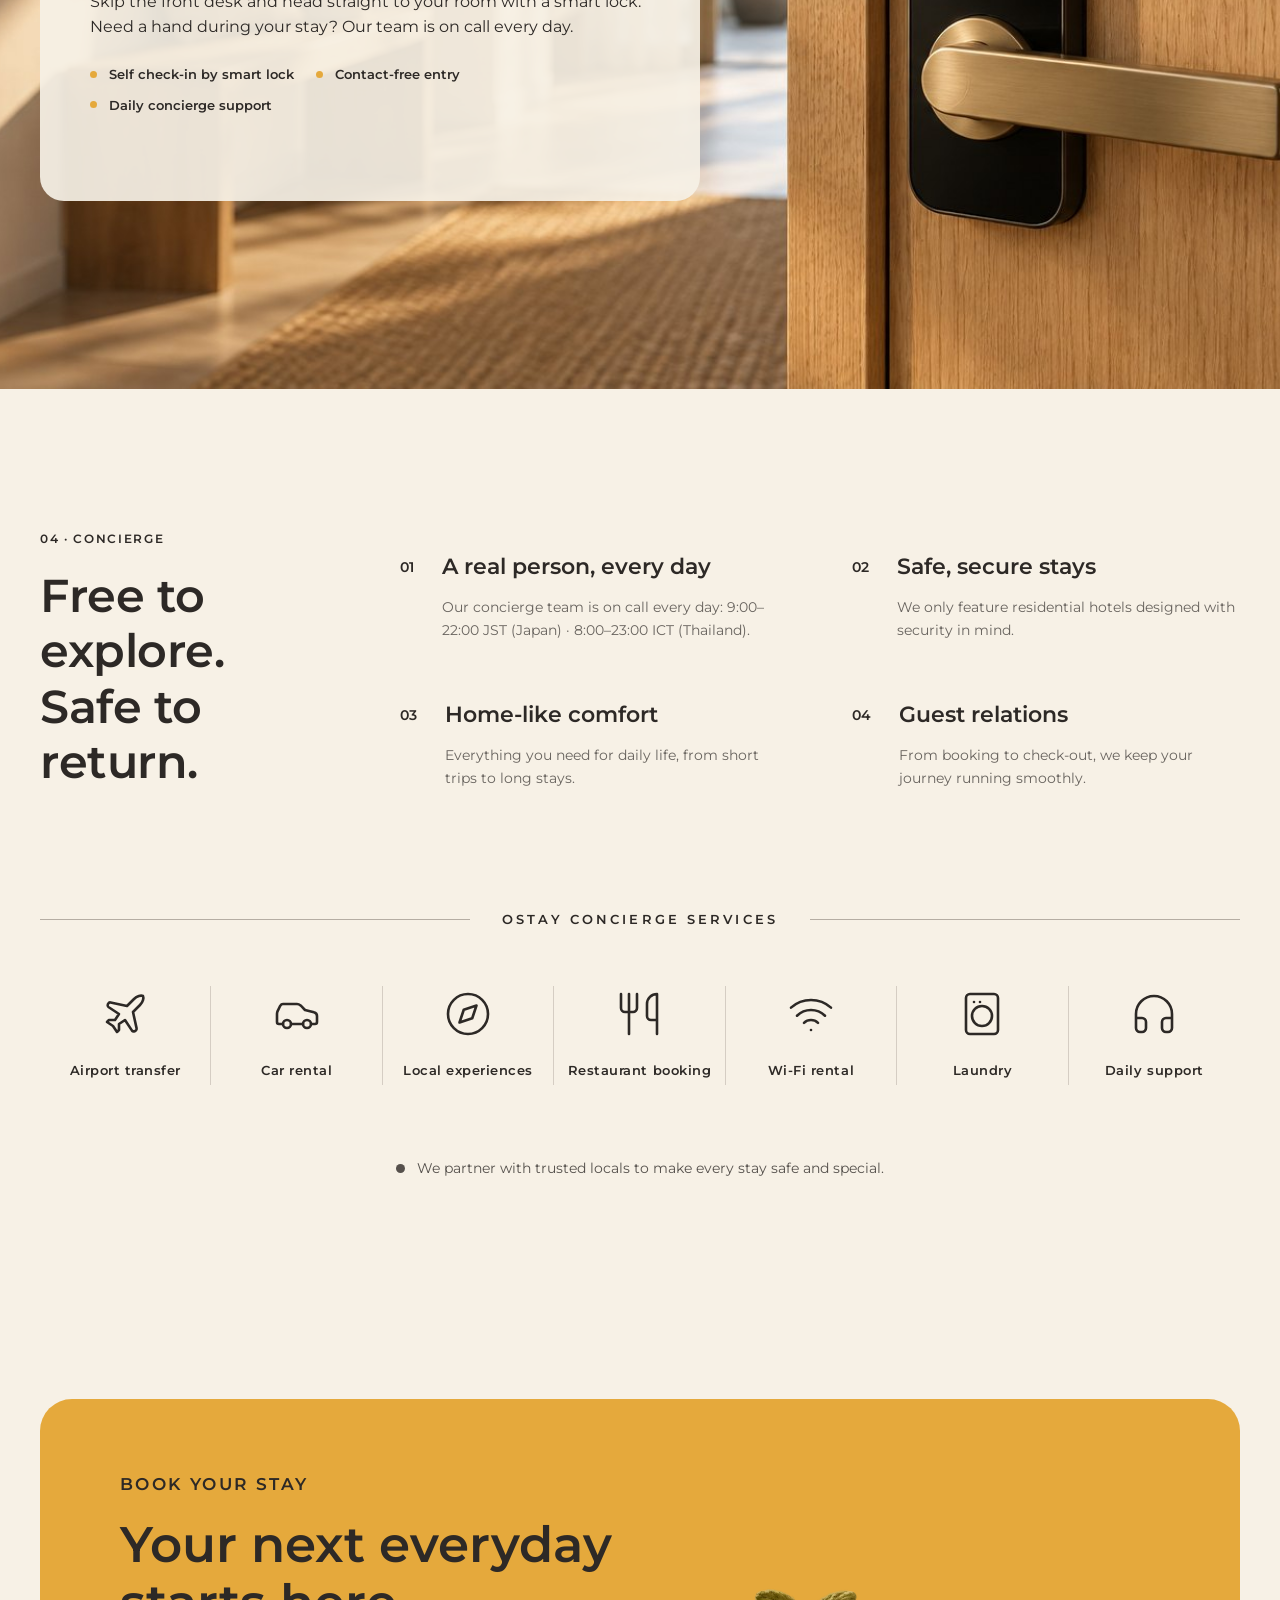
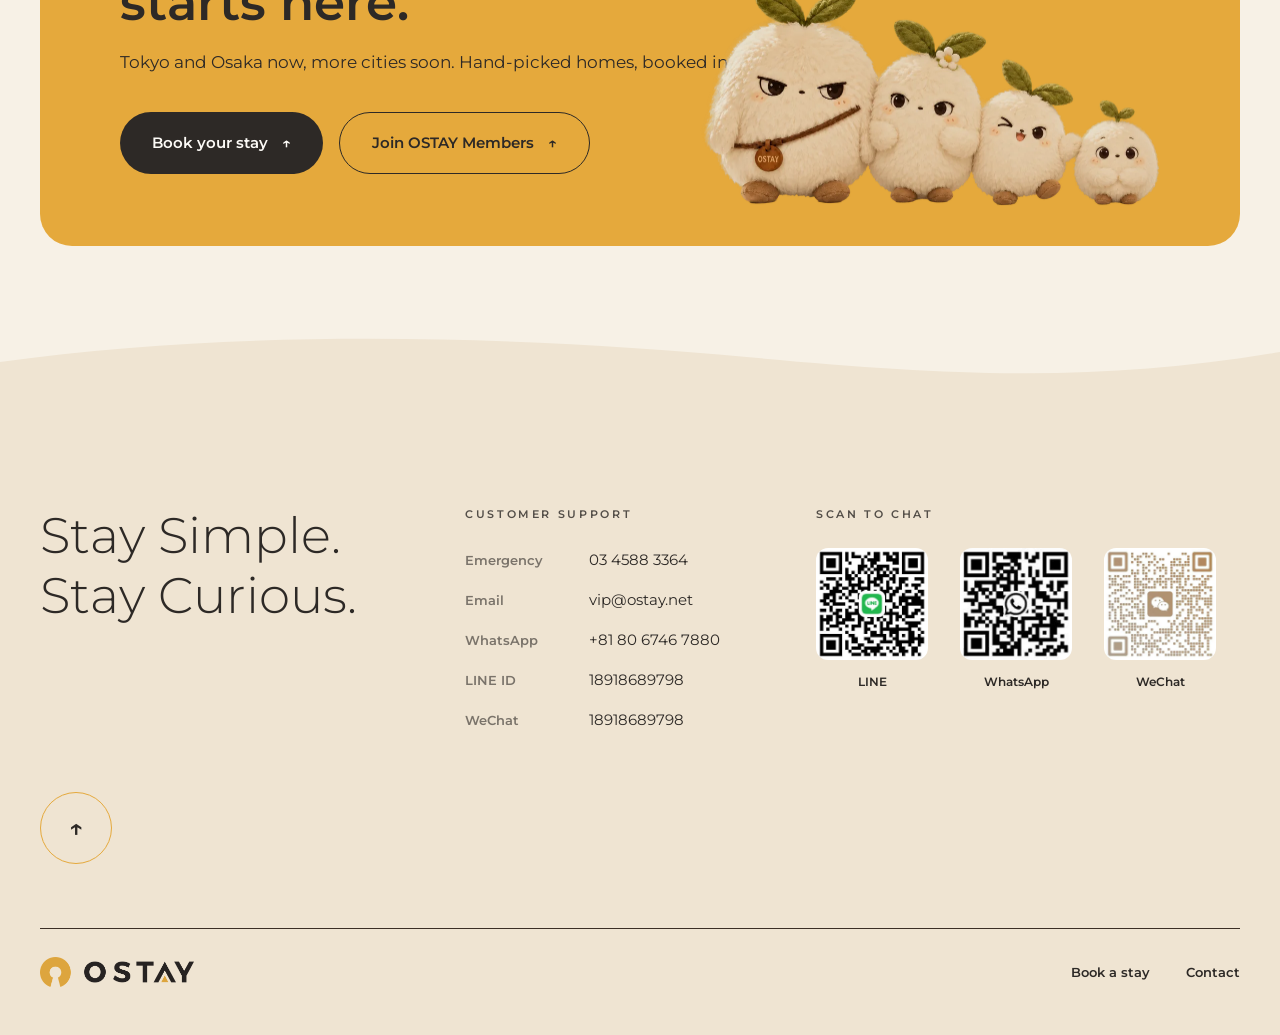
<file: v2/index.html>
<!DOCTYPE html>
<html lang="en">
<head>
<meta charset="UTF-8">
<meta name="viewport" content="width=device-width, initial-scale=1">
<title>OSTAY — Stay Simple. Stay Curious.</title>
<meta name="robots" content="noindex">
<meta name="description" content="Residential stays across Japan & Asia. Borderless peace of mind for a journey that is truly yours.">
<meta property="og:title" content="OSTAY — Stay Simple. Stay Curious.">
<meta property="og:description" content="Residential stays across Japan & Asia.">
<meta property="og:image" content="../assets/hero/slides/07-tokyo-tower-living.jpg">
<link rel="icon" type="image/png" href="../assets/brand/favicon.png">
<link rel="apple-touch-icon" href="../assets/brand/apple-touch-icon.png">
<link rel="preload" href="../assets/fonts/montserrat-600.woff2" as="font" type="font/woff2" crossorigin>
<link rel="stylesheet" href="style.css?v=v2-20261122b">
<script>addEventListener("error",function(){document.documentElement.classList.add("no-anim")},true)</script>
</head>
<body>

<!-- Header -->
<header class="header" id="header">
  <div class="wrap">
    <a href="#top" class="logo" aria-label="OSTAY home"><img src="../assets/brand/ostay-logo.png" alt="OSTAY"></a>
    <nav class="nav" id="nav">
      <a href="#destinations">Destinations</a>
      <a href="#members">Membership</a>
      <a href="#why">Experience</a>
      <a href="#concierge">Concierge</a>
    </nav>
    <a class="btn btn--yellow btn--sm" href="#memberCard">Join free <span class="arr down">↓</span></a>
    <button class="menu-btn" id="menuBtn" aria-label="Menu" aria-expanded="false"><span></span><span></span><span></span></button>
  </div>
</header>

<main id="top">

<!-- Hero -->
<section class="hero">
  <div class="hero__bg" id="heroSlides" role="img" aria-label="OSTAY stays in Tokyo, by Mt. Fuji and in Bangkok">
    <div class="hero__slide is-on" style="--img:url(../assets/hero/slides/07-tokyo-tower-living.jpg)"></div>
  </div>
  <div class="hero__dots" id="heroDots" aria-label="Choose image"></div>
  <div class="wrap">
    <div class="hero__panel reveal">
      <p class="eyebrow" data-t="hero.eyebrow">Residential stays · Japan &amp; Asia</p>
      <h1 data-t="hero.title">Stay Simple.<br>Stay Curious.</h1>
      <p class="sub" data-t="hero.subtitle">Borderless peace of mind for a journey that is truly yours.</p>
      <div class="hero__ctas">
        <a class="btn btn--yellow" href="#destinations">Explore our stays <span class="arr down">↓</span></a>
      </div>
    </div>
  </div>
  <div class="scroll-cue" aria-hidden="true">SCROLL<i></i></div>
  <svg class="wave" viewBox="0 0 1800 60" preserveAspectRatio="none" aria-hidden="true"><path d="M0 30 C300 0 600 0 900 30 S1500 60 1800 30 V60 H0Z" fill="#F7F1E6"/></svg>
</section>

<!-- 01 Destinations -->
<section class="section dest" id="destinations">
  <div class="wrap">
    <div class="dest__head reveal">
      <div>
        <p class="eyebrow" data-t="destinations.eyebrow">01 · Destinations</p>
        <h2 class="h2" data-t="destinations.title">Where will your next<br>everyday be?</h2>
      </div>
      <p class="lead" data-t="destinations.lead">Hand-picked homes in Tokyo and Osaka. Choose a city to see our stays — Kyoto, Hokkaido, Bangkok and Phuket are coming soon.</p>
    </div>
    <div class="dest__stage" id="destStage">
      <div class="cities reveal" id="cityGrid" role="list"></div>
      <div class="city-view" id="cityView" hidden>
        <aside class="city-panel">
          <button class="city-back" id="cityBack" type="button"><span aria-hidden="true">←</span> All cities</button>
          <div class="city-panel__img" id="cityPanelImg"></div>
          <h3 class="city-panel__name" id="cityPanelName"></h3>
          <p class="city-panel__meta" id="cityPanelMeta"></p>
          <a class="link city-panel__all" id="cityAll" href="#book" hidden>View all stays <span>↓</span></a>
        </aside>
        <div class="city-hotels">
          <p class="city-hotels__head" id="cityCount"></p>
          <div class="hotels" id="hotels" aria-live="polite"></div>
        </div>
      </div>
    </div>
    <p class="note">* Choose a city to see its stays. Each Booking.com button opens that stay’s page on Booking.com.</p>
  </div>
</section>

<!-- 02 Members -->
<section class="section members" id="members">
  <svg class="wave top" viewBox="0 0 1800 60" preserveAspectRatio="none" aria-hidden="true"><path d="M0 40 C400 0 800 0 1100 25 S1600 60 1800 20 V60 H0Z" fill="#EFE4D2"/></svg>
  <div class="wrap">
    <div class="mem__head reveal">
      <div>
        <p class="eyebrow">02 · OSTAY Members</p>
        <h2 class="h2 mem__title">Join Free.<br>Get More.</h2>
      </div>
      <p class="lead">Free membership — just your name and email. Real people on hand throughout your stay, complimentary local treats on this booking, and 5% off every direct stay after that.</p>
    </div>

    <ul class="perks" aria-label="Member benefits">
      <li class="perk"><img class="ic" src="../assets/icons/m/bell.svg" alt="" aria-hidden="true"><b class="perk__no">01</b><strong>REAL CONCIERGE</strong><span>Daily · 9–22 JST (Japan) · 8–23 ICT (Thailand)</span></li>
      <li class="perk"><img class="ic" src="../assets/icons/m/basket.svg" alt="" aria-hidden="true"><b class="perk__no">02</b><strong>LOCAL TREATS</strong><span>Complimentary · worth ¥1,500 per guest</span></li>
      <li class="perk perk--hi"><img class="ic" src="../assets/icons/m/tag.svg" alt="" aria-hidden="true"><b class="perk__no">03</b><strong>5% OFF + 1 FREE NIGHT</strong><span>Off OTA prices from your next direct stay · 6th night free</span></li>
    </ul>

    <div class="mem__grid">
      <div class="inc reveal">
        <p class="eyebrow mem__inc">What’s included</p>
        <article class="inc__item">
          <span class="inc__badge"><img class="ic" src="../assets/icons/m/bell.svg" alt="" aria-hidden="true"></span>
          <div class="inc__body">
            <p class="inc__num">01 · Real concierge</p>
            <h3 class="inc__title">Real people, here to help throughout your stay.</h3>
            <p>Every day · 9:00–22:00 JST (Japan) · 8:00–23:00 ICT (Thailand)</p>
            <p class="svc__h">Complimentary</p>
            <ul class="svc"><li><img class="ic" src="../assets/icons/m/car.svg" alt="" aria-hidden="true"><span>Car arrangement</span></li><li><img class="ic" src="../assets/icons/m/pin.svg" alt="" aria-hidden="true"><span>Directions</span></li><li><img class="ic" src="../assets/icons/m/compass.svg" alt="" aria-hidden="true"><span>Local tips</span></li><li><img class="ic" src="../assets/icons/m/dining.svg" alt="" aria-hidden="true"><span>Restaurant booking</span></li><li><img class="ic" src="../assets/icons/m/support.svg" alt="" aria-hidden="true"><span>Check-in &amp; stay support</span></li></ul>
            <p class="svc__h">Paid add-ons</p>
            <ul class="svc"><li><img class="ic" src="../assets/icons/m/luggage.svg" alt="" aria-hidden="true"><span>Luggage &amp; lost-item delivery</span></li><li><img class="ic" src="../assets/icons/m/ticket.svg" alt="" aria-hidden="true"><span>Shinkansen booking</span></li></ul>
            <div class="hotel__tags"><span class="tag">All members</span></div>
          </div>
          <img class="inc__img" src="../assets/members/01-concierge-desk.jpg" alt="" loading="lazy">
        </article>
        <article class="inc__item">
          <span class="inc__badge"><img class="ic" src="../assets/icons/m/basket.svg" alt="" aria-hidden="true"></span>
          <div class="inc__body">
            <p class="inc__num">02 · Complimentary local treats</p>
            <h3 class="inc__title">A selection of local favorites, on us — for every guest.</h3>
            <p>One complimentary OSTAY Local Pantry Selection for every guest on this booking — normally ¥1,500 per person.</p>
            <div class="hotel__tags"><span class="tag">This booking</span><span class="tag">Per guest</span></div>
          </div>
          <img class="inc__img" src="../assets/members/02-pantry-fuji.jpg" alt="" loading="lazy">
        </article>
        <article class="inc__item">
          <span class="inc__badge"><img class="ic" src="../assets/icons/m/tag.svg" alt="" aria-hidden="true"></span>
          <div class="inc__body">
            <p class="inc__num">03 · 5% off + 1 free night</p>
            <h3 class="inc__title">Save 5% when you book direct, plus your 6th night free.</h3>
            <p>Book direct with OSTAY and pay 5% less than OTA prices, every time. Stay 5 nights or more and we add an extra night, free.</p>
            <div class="hotel__tags"><span class="tag">From your next booking</span><span class="tag">Direct booking only</span><span class="tag">Friends welcome</span></div>
          </div>
          <img class="inc__img" src="../assets/members/03-dinner-table.jpg" alt="" loading="lazy">
        </article>
      </div>

      <aside class="mem__side reveal">
        <div class="member-card" id="memberCard">
          <i class="ring r1"></i><i class="ring r2"></i>
          <img class="mc__logo" src="../assets/brand/ostay-logo.png" alt="OSTAY">
          <div class="mc__deal"><b>5%</b><small>Off every direct stay</small><i></i></div>
          <span class="mc__label">MEMBERS</span>
        </div>
        <div class="join join--yellow" id="contact">
          <p class="eyebrow">Join OSTAY Members</p>
          <h3 class="join__title">Your benefits<br>start here.</h3>
          <p class="join__sub">Free membership. Just your name and email.</p>
          <form class="join__form" id="helloForm" method="POST" novalidate>
          <div class="join__fields">
            <div class="field"><label for="f-name">Name</label><input id="f-name" name="name" type="text" placeholder="Alex Smith" required autocomplete="name"></div>
            <div class="field"><label for="f-email">Email</label><input id="f-email" name="email" type="email" placeholder="hello@example.com" required autocomplete="email"></div>
          </div>
          <input type="text" name="_gotcha" style="display:none" tabindex="-1" autocomplete="off">
          <button class="btn btn--dark join__btn" type="submit">Join Free <span class="arr fwd">→</span></button>
          <p class="join__privacy">We’ll only use your email to send your member details and OSTAY news. Unsubscribe anytime.</p>
          <p class="form-status" id="formStatus" role="status" aria-live="polite"></p>
        </form>
          <div class="join__talk">
          <p>Questions first? Talk to a real person.</p>
          <div class="talk">
            <a class="talk__btn" id="talkWhatsapp" href="https://wa.me/818067467880" target="_blank" rel="noopener"><img class="ic" src="../assets/icons/m/chat.svg" alt="" aria-hidden="true">WhatsApp <span>↗</span></a>
            <a class="talk__btn" href="#qrList"><img class="ic" src="../assets/icons/m/chat.svg" alt="" aria-hidden="true">LINE <span>↓</span></a>
            <a class="talk__btn" href="#qrList"><img class="ic" src="../assets/icons/m/chat.svg" alt="" aria-hidden="true">WeChat <span>↓</span></a>
            <a class="talk__btn" href="tel:+81345883364"><img class="ic" src="../assets/icons/m/phone.svg" alt="" aria-hidden="true">Call us <span>↗</span></a>
          </div>
        </div>
        </div>
      </aside>
    </div>
  </div>
  <svg class="wave bottom" viewBox="0 0 1800 50" preserveAspectRatio="none" aria-hidden="true"><path d="M0 20 C300 50 700 50 1000 25 S1500 0 1800 30 V50 H0Z" fill="#F7F1E6"/></svg>
</section>

<!-- 04 Why OSTAY -->
<section id="why">
  <div class="wrap why__intro reveal">
    <p class="eyebrow" data-t="why.eyebrow">03 · Why OSTAY</p>
    <h2 class="h2" data-t="why.title">Three reasons to stay like a local.</h2>
  </div>

  <div class="band band--space" data-bg="why.items.0.image" style="--img:url(../assets/why/01-space-golden-living.jpg)">
    <div class="wrap"><div class="band__card reveal">
      <div class="band__num">01</div>
      <p class="eyebrow" data-t="why.items.0.label" style="margin-top:16px">Space</p>
      <h3 data-t="why.items.0.title">Room to Breathe</h3>
      <p class="tagline" data-t="why.items.0.tagline">Generous space that gives your mind room, too.</p>
      <p class="body" data-t="why.items.0.body">Layouts with a place for everyone, even for a family of four — room for kids at play and for grown-ups unwinding on the sofa.</p>
      <ul class="dots" data-li="why.items.0.bullets"><li>Living &amp; dining for the whole family</li><li>A kitchen of your own</li><li>Short or long stays</li></ul>
    </div></div>
  </div>

  <div class="band band--city" data-bg="why.items.1.image" style="--img:url(../assets/why/02-city-arch-balcony.jpg)">
    <div class="wrap"><div class="band__card reveal">
      <div class="band__num">02</div>
      <p class="eyebrow" data-t="why.items.1.label" style="margin-top:16px">City connection</p>
      <h3 data-t="why.items.1.title">In the Heart of the City</h3>
      <p class="tagline" data-t="why.items.1.tagline">A base connected to the pulse of the city.</p>
      <p class="body" data-t="why.items.1.body">Step outside into the lively heart of town. Shop the markets, eat your way through the streets, and never worry about the way home.</p>
      <ul class="dots" data-li="why.items.1.bullets"><li>Near stations &amp; downtown</li><li>Local markets &amp; street food</li><li>Easy evening walks</li></ul>
    </div></div>
  </div>

  <div class="band band--tech" data-bg="why.items.2.image" style="--img:url(../assets/why/03-smart-lock-closeup.jpg)">
    <div class="wrap"><div class="band__card reveal">
      <div class="band__num">03</div>
      <p class="eyebrow" data-t="why.items.2.label" style="margin-top:16px">Smart check-in</p>
      <h3 data-t="why.items.2.title">Seamless Technology</h3>
      <p class="tagline" data-t="why.items.2.tagline">Invisible intelligence, seamless experience.</p>
      <p class="body" data-t="why.items.2.body">Skip the front desk and head straight to your room with a smart lock. Need a hand during your stay? Our team is on call every day.</p>
      <ul class="dots" data-li="why.items.2.bullets"><li>Self check-in by smart lock</li><li>Contact-free entry</li><li>Daily concierge support</li></ul>
    </div></div>
  </div>
</section>

<!-- 05 Concierge -->
<section class="section cons" id="concierge">
  <div class="wrap">
    <div class="cons__top">
      <div class="cons__head reveal">
        <p class="eyebrow" data-t="concierge.eyebrow">04 · Concierge</p>
        <h2 class="h2" data-t="concierge.title">Free to explore.<br>Safe to return.</h2>
      </div>
      <div class="points reveal">
        <div><b>01</b><div><h4 data-t="concierge.points.0.title">A real person, every day</h4><p data-t="concierge.points.0.body">Our concierge team is on call every day: 9:00–22:00 JST (Japan) · 8:00–23:00 ICT (Thailand).</p></div></div>
        <div><b>02</b><div><h4 data-t="concierge.points.1.title">Safe, secure stays</h4><p data-t="concierge.points.1.body">We only feature residential hotels designed with security in mind.</p></div></div>
        <div><b>03</b><div><h4 data-t="concierge.points.2.title">Home-like comfort</h4><p data-t="concierge.points.2.body">Everything you need for daily life, from short trips to long stays.</p></div></div>
        <div><b>04</b><div><h4 data-t="concierge.points.3.title">Guest relations</h4><p data-t="concierge.points.3.body">From booking to check-out, we keep your journey running smoothly.</p></div></div>
      </div>
    </div>
    <div class="services reveal">
      <h5><span>OSTAY Concierge Services</span></h5>
      <ul>
        <li><img src="../assets/icons/airport.svg" alt=""><span class="lg">Airport transfer</span><span class="sm">Airport</span></li>
        <li><img src="../assets/icons/car.svg" alt=""><span class="lg">Car rental</span><span class="sm">Car rental</span></li>
        <li><img src="../assets/icons/local.svg" alt=""><span class="lg">Local experiences</span><span class="sm">Local tours</span></li>
        <li><img src="../assets/icons/restaurant.svg" alt=""><span class="lg">Restaurant booking</span><span class="sm">Dining</span></li>
        <li><img src="../assets/icons/wifi.svg" alt=""><span class="lg">Wi-Fi rental</span><span class="sm">Wi-Fi</span></li>
        <li><img src="../assets/icons/laundry.svg" alt=""><span class="lg">Laundry</span><span class="sm">Laundry</span></li>
        <li><img src="../assets/icons/support.svg" alt=""><span class="lg">Daily support</span><span class="sm">Daily support</span></li>
      </ul>
      <p class="partner" data-t="concierge.partner">We partner with trusted locals to make every stay safe and special.</p>
    </div>
  </div>
</section>

<!-- Booking CTA -->
<section class="cta" id="book">
  <div class="wrap">
    <div class="cta__box reveal">
      <p class="eyebrow" data-t="cta.eyebrow">Book your stay</p>
      <h2 data-t="cta.title">Your next everyday<br>starts here.</h2>
      <p data-t="cta.lead">Tokyo and Osaka now, more cities soon. Hand-picked homes, booked in a few clicks.</p>
      <div class="cta__btns">
        <a class="btn btn--dark" data-booking="main" href="#destinations">Book your stay <span class="arr up">↑</span></a>
        <a class="btn btn--ghost" href="#members">Join OSTAY Members <span class="arr up">↑</span></a>
      </div>
      <img class="cta__mascot" src="../assets/brand/mascot-family.webp" alt="The OSTAY family mascots">
    </div>
  </div>
</section>

</main>

<!-- Footer -->
<footer class="footer">
  <svg class="wave top" viewBox="0 0 1800 60" preserveAspectRatio="none" aria-hidden="true"><path d="M0 35 C350 0 750 10 1050 30 S1550 55 1800 25 V60 H0Z" fill="#EFE4D2"/></svg>
  <div class="wrap">
    <div class="footer__top">
      <p class="footer__slogan" data-t="footer.slogan">Stay Simple.<br>Stay Curious.</p>
      <div class="support" id="support">
        <div class="support__col">
          <p class="eyebrow">Customer support</p>
          <dl id="contactList">
            <dt>Emergency</dt><dd><a href="tel:+81345883364">03 4588 3364</a></dd>
            <dt>Email</dt><dd><a href="mailto:vip@ostay.net">vip@ostay.net</a></dd>
            <dt>WhatsApp</dt><dd><a href="https://wa.me/818067467880" target="_blank" rel="noopener">+81 80 6746 7880</a></dd>
            <dt>LINE ID</dt><dd>18918689798</dd>
            <dt>WeChat</dt><dd>18918689798</dd>
          </dl>
        </div>
        <div class="support__col">
          <p class="eyebrow">Scan to chat</p>
          <div class="qrs" id="qrList">
            <figure class="qr"><img src="../assets/qr/line.png" alt="LINE QR code" loading="lazy"><figcaption>LINE</figcaption></figure>
            <figure class="qr"><img src="../assets/qr/whatsapp.png" alt="WhatsApp QR code" loading="lazy"><figcaption>WhatsApp</figcaption></figure>
            <figure class="qr"><img src="../assets/qr/wechat.png" alt="WeChat QR code" loading="lazy"><figcaption>WeChat</figcaption></figure>
          </div>
        </div>
      </div>
      <a class="to-top" href="#top" aria-label="Back to top">↑</a>
    </div>
    <div class="footer__bottom">
      <img src="../assets/brand/ostay-logo.png" alt="OSTAY">
      <div class="footer__links">
        <a data-booking="main" href="#destinations">Book a stay</a>
        <a href="#support">Contact</a>
        <a href="#" id="privacyLink">Privacy</a>
      </div>
    </div>
  </div>
</footer>

<!-- Mobile sticky booking bar -->
<div class="sticky-book" id="stickyBook">
  <span>Hand-picked homes</span>
  <a class="btn btn--yellow" data-booking="main" href="#destinations">Book <span class="arr down">↓</span></a>
</div>

<script src="script.js?v=v2-20261122"></script>
</body>
</html>
</file>
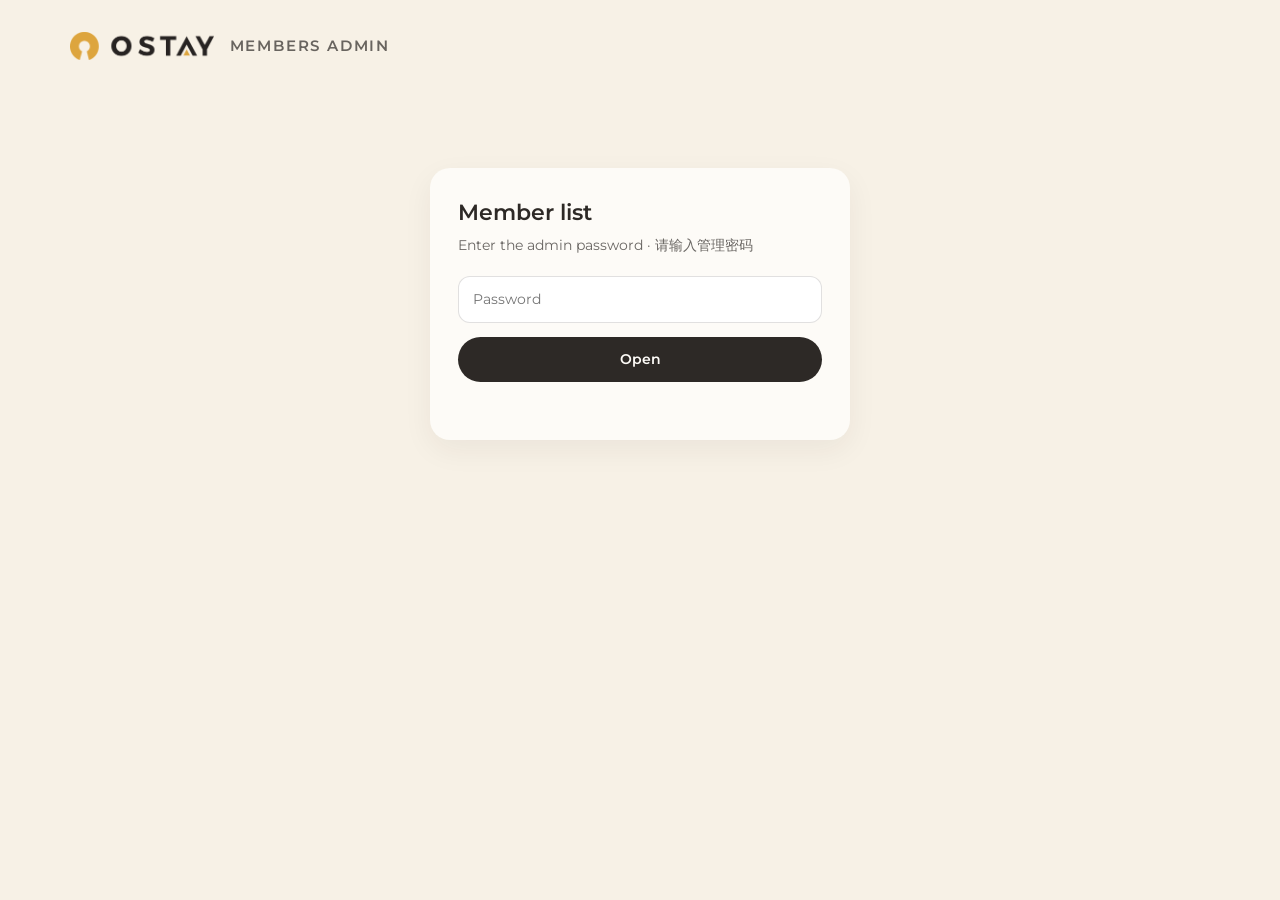
<file: v2/admin/index.html>
<!DOCTYPE html>
<html lang="en">
<head>
<meta charset="utf-8">
<meta name="viewport" content="width=device-width, initial-scale=1">
<meta name="robots" content="noindex, nofollow">
<title>OSTAY Members · Admin</title>
<style>
@font-face{font-family:'Montserrat';font-weight:400;src:url(../../assets/fonts/montserrat-400.woff2) format('woff2')}
@font-face{font-family:'Montserrat';font-weight:600;src:url(../../assets/fonts/montserrat-600.woff2) format('woff2')}
:root{--ink:#2D2926;--y:#E5A93C;--bg:#F7F1E6;--iv:#FDFBF7;--line:rgba(45,41,38,.14)}
*{box-sizing:border-box;margin:0}
body{font-family:'Montserrat',system-ui,"PingFang SC","Microsoft YaHei",sans-serif;background:var(--bg);color:var(--ink);font-size:14px;line-height:1.5}
.wrap{max-width:1180px;margin:0 auto;padding:32px 20px 64px}
header{display:flex;align-items:center;gap:16px;margin-bottom:28px}
header img{height:28px}
header h1{font-size:15px;font-weight:600;letter-spacing:.12em;text-transform:uppercase;opacity:.7}
.card{background:var(--iv);border-radius:20px;padding:28px;box-shadow:0 10px 30px rgba(45,41,38,.06)}
#login{max-width:420px;margin:12vh auto 0}
#login h2{font-size:22px;margin-bottom:6px}
#login p{opacity:.7;margin-bottom:20px}
input{font:inherit;width:100%;padding:12px 14px;border:1px solid var(--line);border-radius:12px;background:#fff;outline:none}
input:focus{border-color:var(--y)}
button{font:inherit;font-weight:600;border:0;border-radius:999px;padding:12px 22px;cursor:pointer;background:var(--ink);color:var(--iv)}
button.y{background:var(--y);color:var(--ink)}
#login button{width:100%;margin-top:14px}
.err{color:#b3261e;margin-top:10px;min-height:20px}
.bar{display:flex;flex-wrap:wrap;gap:12px;align-items:center;margin-bottom:18px}
.bar input{max-width:320px}
.stat{margin-left:auto;display:flex;gap:22px}
.stat b{display:block;font-size:22px}
.stat span{font-size:12px;opacity:.6}
table{width:100%;border-collapse:collapse}
th,td{text-align:left;padding:11px 10px;border-bottom:1px solid var(--line);white-space:nowrap}
th{font-size:11px;letter-spacing:.1em;text-transform:uppercase;opacity:.6;cursor:pointer;user-select:none}
td.id{font-weight:600}
.scroll{overflow-x:auto}
.empty{padding:40px;text-align:center;opacity:.6}
</style>
</head>
<body>
<div class="wrap">
  <header><img src="../../assets/brand/ostay-logo.png" alt="OSTAY"><h1>Members admin</h1></header>

  <form class="card" id="login">
    <h2>Member list</h2>
    <p>Enter the admin password · 请输入管理密码</p>
    <input type="password" id="pw" autocomplete="current-password" placeholder="Password" required>
    <button type="submit">Open</button>
    <div class="err" id="err"></div>
  </form>

  <section id="list" hidden>
    <div class="bar">
      <input type="search" id="q" placeholder="Search name, email or member ID · 搜索">
      <button class="y" id="csv" type="button">Download Excel (CSV)</button>
      <button id="refresh" type="button">Refresh</button>
      <div class="stat"><div><b id="total">0</b><span>Members</span></div><div><b id="week">0</b><span>Last 7 days</span></div></div>
    </div>
    <div class="card scroll">
      <table>
        <thead><tr><th data-k="member_id">Member ID</th><th data-k="name">Name</th><th data-k="email">Email</th><th data-k="joined_at">Joined</th><th data-k="last_request">Last request</th><th data-k="requests">Requests</th></tr></thead>
        <tbody id="rows"></tbody>
      </table>
      <div class="empty" id="empty" hidden>No members yet.</div>
    </div>
  </section>
</div>
<script>
let endpoint = '', members = [], pw = '', sortKey = 'member_id', sortDir = 1;
const $ = id => document.getElementById(id);
const esc = s => String(s == null ? '' : s).replace(/[&<>"]/g, c => ({ '&': '&amp;', '<': '&lt;', '>': '&gt;', '"': '&quot;' }[c]));
const fmt = ms => ms ? new Date(ms).toLocaleString('en-GB', { timeZone: 'Asia/Tokyo', year: 'numeric', month: '2-digit', day: '2-digit', hour: '2-digit', minute: '2-digit' }) + ' JST' : '';

fetch('../content/site.json', { cache: 'no-cache' }).then(r => r.json()).then(s => { endpoint = (s.membership_endpoint || '').trim(); })
  .catch(() => {}).finally(() => { if (!endpoint) $('err').textContent = 'Sign-up service not connected yet (content/site.json → membership_endpoint).'; });

async function load() {
  const res = await fetch(endpoint, { method: 'POST', body: new URLSearchParams({ action: 'admin_list', password: pw }) });
  const data = await res.json().catch(() => ({}));
  if (res.status === 401) throw new Error('Wrong password · 密码不正确');
  if (!data.ok) throw new Error('Could not load the list. Please try again.');
  members = data.members || [];
  render();
}

function render() {
  const q = $('q').value.trim().toLowerCase();
  const list = members.filter(m => !q || [m.member_id, m.name, m.email].join(' ').toLowerCase().includes(q))
    .sort((a, b) => (a[sortKey] > b[sortKey] ? 1 : a[sortKey] < b[sortKey] ? -1 : 0) * sortDir);
  $('rows').innerHTML = list.map(m => `<tr><td class="id">${esc(m.member_id)}</td><td>${esc(m.name)}</td><td><a href="mailto:${esc(m.email)}">${esc(m.email)}</a></td><td>${fmt(m.joined_at)}</td><td>${fmt(m.last_request)}</td><td>${m.requests}</td></tr>`).join('');
  $('empty').hidden = members.length > 0;
  $('total').textContent = members.length;
  $('week').textContent = members.filter(m => Date.now() - m.joined_at < 7 * 864e5).length;
}

$('login').addEventListener('submit', async e => {
  e.preventDefault();
  if (!endpoint) return;
  pw = $('pw').value; $('err').textContent = 'Loading…';
  try { await load(); $('login').hidden = true; $('list').hidden = false; }
  catch (err) { $('err').textContent = err.message; }
});
$('q').addEventListener('input', render);
$('refresh').addEventListener('click', () => load().catch(err => alert(err.message)));
document.querySelectorAll('th[data-k]').forEach(th => th.addEventListener('click', () => {
  sortDir = sortKey === th.dataset.k ? -sortDir : 1; sortKey = th.dataset.k; render();
}));
$('csv').addEventListener('click', () => {
  const cell = v => '"' + String(v == null ? '' : v).replace(/"/g, '""') + '"';
  const lines = [['Member ID', 'Name', 'Email', 'Joined (JST)', 'Last request (JST)', 'Requests']]
    .concat(members.map(m => [m.member_id, m.name, m.email, fmt(m.joined_at), fmt(m.last_request), m.requests]));
  const blob = new Blob(['﻿' + lines.map(r => r.map(cell).join(',')).join('\r\n')], { type: 'text/csv;charset=utf-8' });
  const a = document.createElement('a'); a.href = URL.createObjectURL(blob);
  a.download = 'ostay-members-' + new Date().toISOString().slice(0, 10) + '.csv'; a.click();
});
</script>
</body>
</html>
</file>
<file: style.css>
/* OSTAY — Stay Simple. Stay Curious. */
:root{
  --obsidian:#2D2926; --yellow:#E5A93C; --bg:#F7F1E6; --sand:#EFE4D2; --ivory:#FDFBF7; --line:#3B2F26;
  --wrap:1560px; --gutter:120px;
  --ease:cubic-bezier(.22,.61,.36,1);
}
*{box-sizing:border-box;margin:0;padding:0}
html{scroll-behavior:smooth;scroll-padding-top:88px}
body{font-family:'Montserrat',system-ui,sans-serif;font-weight:400;color:var(--obsidian);background:var(--bg);line-height:1.6;-webkit-font-smoothing:antialiased}
img{display:block;max-width:100%}
a{color:inherit;text-decoration:none}
button,input{font:inherit;color:inherit}
.wrap{max-width:var(--wrap);margin:0 auto;padding:0 40px}
.eyebrow{font-size:12px;font-weight:600;letter-spacing:.14em;text-transform:uppercase}
.h2{font-size:clamp(34px,3.6vw,52px);font-weight:600;line-height:1.2;letter-spacing:-.01em;margin-top:20px}
.lead{font-size:16px;max-width:520px;margin-top:24px}
.note{font-size:12px;opacity:.7}

/* Buttons */
.btn{display:inline-flex;align-items:center;gap:14px;padding:18px 32px;border-radius:999px;font-size:15px;font-weight:600;transition:transform .3s var(--ease),background .3s,box-shadow .3s;cursor:pointer;border:0}
.btn--yellow{background:var(--yellow);color:var(--obsidian)}
.btn--dark{background:var(--obsidian);color:var(--ivory)}
.btn--ghost{background:transparent;border:1.5px solid var(--obsidian)}
.btn--sm{padding:12px 26px;font-size:14px}
.btn:hover{transform:translateY(-2px);box-shadow:0 10px 24px rgba(45,41,38,.14)}
.btn .arr{transition:transform .3s var(--ease)}
.btn:hover .arr.ext{transform:translate(3px,-3px)}
.btn:hover .arr.fwd{transform:translateX(4px)}
.btn:hover .arr.down{transform:translateY(3px)}
.link{font-size:14px;font-weight:600;border-bottom:1px solid currentColor;padding-bottom:4px;display:inline-flex;gap:8px}

/* Header */
.header{position:fixed;inset:0 0 auto 0;height:88px;z-index:50;background:var(--bg);transition:box-shadow .3s}
.header.scrolled{box-shadow:0 1px 0 rgba(45,41,38,.12)}
.header .wrap{height:100%;display:flex;align-items:center;justify-content:space-between}
.header .logo img{height:36px;width:auto}
.nav{display:flex;gap:44px;font-size:14px;font-weight:600;margin-left:auto;margin-right:48px}
.nav a{position:relative}
.nav a::after{content:'';position:absolute;left:0;bottom:-6px;height:2px;width:0;background:var(--yellow);transition:width .3s var(--ease)}
.nav a:hover::after{width:100%}
.menu-btn{display:none;background:none;border:0;width:44px;height:44px;cursor:pointer}
.menu-btn span{display:block;width:22px;height:2px;background:var(--obsidian);margin:5px auto;transition:.3s}

/* Hero */
.hero{position:relative;height:min(1200px,100vh);min-height:720px;overflow:hidden;padding-top:88px}
.hero__bg{position:absolute;inset:88px 0 0 0;background:var(--sand) var(--img) center/cover no-repeat;animation:heroZoom 14s var(--ease) both}
@keyframes heroZoom{from{transform:scale(1.06)}to{transform:scale(1)}}
.hero__panel{position:relative;z-index:2;margin-top:clamp(60px,12vh,160px);max-width:660px;background:rgba(247,241,230,.9);padding:48px 52px 40px;border-radius:24px}
.hero h1{white-space:nowrap;font-size:clamp(44px,4.6vw,76px);font-weight:600;line-height:1.12;letter-spacing:-.02em;margin:18px 0 20px}
.hero p.sub{font-size:20px;max-width:340px}
.hero__ctas{display:flex;align-items:center;gap:32px;margin-top:36px;flex-wrap:wrap}
.hero .note{margin-top:16px}
.scroll-cue{position:absolute;z-index:2;left:50%;bottom:90px;transform:translateX(-50%);display:flex;flex-direction:column;align-items:center;gap:10px;font-size:10px;font-weight:600;letter-spacing:.2em}
.scroll-cue i{position:relative;width:1px;height:60px;background:var(--obsidian);overflow:hidden}
.scroll-cue i::after{content:'';position:absolute;left:0;top:-22px;width:1px;height:22px;background:var(--yellow);animation:cue 2s infinite var(--ease)}
@keyframes cue{to{top:60px}}
.wave{position:absolute;left:0;width:100%;display:block;pointer-events:none}
.hero .wave{bottom:-1px;height:60px;z-index:3}

/* Sections */
.section{position:relative;padding:140px 0}

/* Destinations */
.dest__head{display:flex;justify-content:space-between;align-items:flex-end;gap:40px;flex-wrap:wrap}
/* City-first destinations */
.dest__stage{position:relative;margin-top:56px}
.cities{display:grid;grid-template-columns:repeat(5,1fr);gap:24px}
.city{display:flex;flex-direction:column;gap:20px;text-align:left;background:none;border:0;padding:0;cursor:pointer;transition:opacity .35s var(--ease),transform .35s var(--ease)}
.city__img{aspect-ratio:292/400;border-radius:20px;overflow:hidden;background:var(--sand)}
.city__img img{width:100%;height:100%;object-fit:cover;transition:transform .8s var(--ease)}
.city:hover .city__img img{transform:scale(1.05)}
.city__meta{display:flex;align-items:center;justify-content:space-between;gap:12px}
.city__name{display:block;font-size:24px;font-weight:600;line-height:1.2}
.city__sub{display:block;font-size:13px;opacity:.65;margin-top:6px}
.city__arrow{flex-shrink:0;width:44px;height:44px;border-radius:50%;border:1.2px solid var(--obsidian);display:grid;place-items:center;font-weight:600;transition:background .3s,border-color .3s,transform .3s var(--ease)}
.city:hover .city__arrow{background:var(--yellow);border-color:var(--yellow);transform:translateX(3px)}
.city.is-leaving{opacity:0;transform:translateY(14px)}
.city.is-entering{animation:cityIn .5s var(--ease) both}
@keyframes cityIn{from{opacity:0;transform:translateY(14px)}to{opacity:1;transform:none}}
.city-view{display:grid;grid-template-columns:420px 1fr;gap:80px;align-items:start}
.city-view[hidden]{display:none}
.city-panel{position:sticky;top:120px;display:flex;flex-direction:column;align-items:flex-start;gap:20px}
.city-back{display:inline-flex;align-items:center;gap:10px;padding:12px 24px 12px 22px;border-radius:999px;border:1.2px solid var(--obsidian);background:none;font-size:14px;font-weight:600;cursor:pointer;transition:background .3s,border-color .3s}
.city-back:hover{background:var(--yellow);border-color:var(--yellow)}
.city-panel__img{width:100%;aspect-ratio:420/540;border-radius:24px;background:var(--sand) var(--img) center/cover no-repeat;transform-origin:top left}
.city-panel__name{font-size:44px;font-weight:600;line-height:1.1}
.city-panel__meta{font-size:15px;opacity:.65;margin-top:-8px}
.city-hotels__head{font-size:14px;font-weight:600;margin:14px 0 24px}
.hotels{display:grid;grid-template-columns:repeat(3,1fr);gap:24px}
.hotel.slide-in{opacity:0;animation:hotelIn .55s var(--ease) forwards}
@keyframes hotelIn{from{opacity:0;transform:translateX(48px)}to{opacity:1;transform:none}}
.city-view.is-leaving .city-hotels{opacity:0;transform:translateX(40px);transition:opacity .3s var(--ease),transform .3s var(--ease)}
.city-view.is-leaving .city-panel{opacity:0;transition:opacity .3s var(--ease)}
.hotel{background:var(--ivory);border-radius:20px;overflow:hidden;display:flex;flex-direction:column}
@keyframes cardIn{to{opacity:1;transform:none}}
.hotel__img{aspect-ratio:3/2;overflow:hidden;background:var(--sand)}
.hotel__img img{width:100%;height:100%;object-fit:cover;transition:transform .8s var(--ease)}
.hotel:hover .hotel__img img{transform:scale(1.05)}
.hotel__body{padding:24px 26px 26px;display:flex;flex-direction:column;gap:10px;flex:1}
.hotel__name{font-size:20px;font-weight:600}
.hotel__loc{font-size:14px;display:flex;align-items:flex-start;gap:8px}
.hotel__loc svg{margin-top:2px}
.hotel__loc svg{flex-shrink:0;opacity:.8}
.hotel__addr{font-size:13px;opacity:.65;margin-bottom:6px}
.hotel__tags{display:flex;gap:8px;flex-wrap:wrap}
.tag{font-size:11px;font-weight:600;padding:6px 12px;border-radius:999px;background:var(--bg)}
.bk-btn{margin-top:auto;align-self:flex-start;display:inline-flex;align-items:center;gap:10px;padding:12px 18px;border-radius:999px;background:#fff;border:1px solid rgba(45,41,38,.18);font-size:13px;font-weight:600;transition:box-shadow .3s,transform .3s}
.bk-btn img{height:14px;width:auto}
.bk-btn:hover{transform:translateY(-2px);box-shadow:0 8px 18px rgba(45,41,38,.12)}
.dest .note{margin-top:28px}

/* Members */
.members{background:var(--sand)}
.members .wave.top{top:-59px;height:60px}
.members__grid{display:grid;grid-template-columns:520px 1fr;gap:120px}
.member-card{position:relative;width:100%;max-width:460px;aspect-ratio:460/290;margin-top:48px;border-radius:22px;background:var(--ivory);box-shadow:0 30px 60px rgba(45,41,38,.12);overflow:hidden;transform-style:preserve-3d;transition:transform .2s}
.member-card .ring{position:absolute;border:1px solid rgba(229,169,60,.55);border-radius:50%}
.member-card .r1{width:78%;aspect-ratio:1;right:-28%;top:-30%}
.member-card .r2{width:54%;aspect-ratio:1;right:-14%;top:-8%}
.member-card img{position:absolute;left:32px;top:32px;height:28px;width:auto}
.member-card span{position:absolute;left:32px;bottom:34px;font-size:10px;font-weight:600;letter-spacing:.3em}
.member-card::after{content:'';position:absolute;inset:0;background:linear-gradient(105deg,transparent 40%,rgba(255,255,255,.55) 50%,transparent 60%);transform:translateX(-100%);transition:transform .9s var(--ease)}
.member-card:hover::after{transform:translateX(100%)}
.acc{border-top:1px solid var(--obsidian)}
.acc__item{--accimg:min(260px,33%);position:relative;border-bottom:1px solid var(--obsidian);transition:min-height .45s var(--ease)}
.acc__btn{width:100%;background:none;border:0;text-align:left;padding:32px 0;display:grid;grid-template-columns:1fr auto;gap:12px 24px;cursor:pointer}
.acc__num{font-size:11px;line-height:16px;font-weight:600;letter-spacing:.14em;text-transform:uppercase}
.acc__title{grid-column:1;font-size:22px;font-weight:600;line-height:1.3}
.acc__icon{grid-row:1/3;grid-column:2;align-self:start;margin-top:-8px;font-size:30px;font-weight:300;width:30px;text-align:center}
.acc__panel{display:grid;grid-template-rows:0fr;transition:grid-template-rows .45s var(--ease)}
.acc__panel>div{overflow:hidden}
.acc__item.open .acc__panel{grid-template-rows:1fr}
.acc__item.open .acc__title{font-size:24px;max-width:calc(100% - var(--accimg) - 64px)}
.acc__title br{display:none}
.acc__item.open .acc__title br{display:inline}
.acc__content{padding-bottom:36px;max-width:calc(100% - var(--accimg) - 110px)}
.acc__content p{font-size:14px}
.acc__content .hotel__tags{margin-top:14px}
.acc__content .tag{background:var(--ivory)}
.acc__img{position:absolute;top:63px;right:62px;width:var(--accimg);height:calc(100% - 99px);border-radius:14px;object-fit:cover;background:var(--bg);opacity:0;transform:translateY(8px);transition:opacity .4s var(--ease),transform .4s var(--ease);pointer-events:none}
.acc__item.open .acc__img{opacity:1;transform:none}
.members .wave.bottom{bottom:-1px;height:50px}

/* Contact */
.contact{padding:120px 0 140px}
.contact__grid{display:grid;grid-template-columns:1fr 760px;gap:80px}
.form{display:flex;flex-direction:column;gap:32px}
.field label{display:block;font-size:13px;font-weight:600;margin-bottom:10px}
.field input{width:100%;border:0;border-bottom:1px solid rgba(45,41,38,.25);background:transparent;padding:12px 0;font-size:16px;outline:none;transition:border-color .3s}
.field input:focus{border-color:var(--yellow)}
.form .btn{align-self:flex-start}
.form-status{font-size:14px;min-height:1.4em}

/* Why */
.why__intro{padding-top:140px;padding-bottom:80px}
.band{position:relative;min-height:900px;display:flex;align-items:center;background:var(--sand) var(--img) center/cover no-repeat}
.band .wrap{width:100%}
.band__card{max-width:660px;background:rgba(247,241,230,.92);padding:56px 50px;border-radius:24px}
.band--right .band__card{margin-left:auto}
.band__num{font-size:96px;font-weight:300;line-height:1}
.band h3{font-size:44px;font-weight:600;line-height:1.2;margin:10px 0 18px}
.band .tagline{font-size:20px;font-weight:600}
.band p.body{font-size:16px;margin-top:12px}
.dots{list-style:none;display:flex;flex-wrap:wrap;gap:10px 22px;margin:24px 0 30px;font-size:13px;font-weight:600}
.dots li{display:flex;align-items:center;gap:12px}
.dots li::before{content:'';width:7px;height:7px;border-radius:50%;background:var(--yellow)}

/* Concierge */
.cons__top{display:grid;grid-template-columns:1fr 840px;gap:80px;align-items:start}
.cons__cta{margin-top:40px}
.cons__cta-m{display:none}
.points{display:grid;grid-template-columns:1fr 1fr;gap:56px 64px;margin-top:20px}
.points>div{display:flex;gap:28px}
.points b{font-size:14px;font-weight:600;padding-top:7px}
.points h4{font-size:22px;font-weight:600;margin-bottom:12px}
.points p{font-size:14px;opacity:.7;max-width:340px}
.services{margin-top:120px}
.services h5{display:flex;align-items:center;gap:32px;font-size:13px;font-weight:600;letter-spacing:.24em;text-transform:uppercase}
.services h5::before,.services h5::after{content:'';flex:1;height:1px;background:var(--line);opacity:.35}
.services ul{list-style:none;display:grid;grid-template-columns:repeat(7,1fr);margin-top:56px}
.services li{display:flex;flex-direction:column;align-items:center;gap:22px;padding:4px 8px;font-size:13px;font-weight:600;letter-spacing:.04em;text-align:center;border-right:1px solid rgba(59,47,38,.18)}
.services li:last-child{border-right:0}
.services li img{width:48px;height:48px;transition:transform .3s var(--ease)}
.services li:hover img{transform:translateY(-3px)}
.services li .sm{display:none}
.services .partner{display:flex;align-items:center;justify-content:center;gap:12px;font-size:14px;opacity:.8;margin-top:72px}
.services .partner::before{content:'';width:9px;height:9px;border-radius:50%;background:var(--obsidian)}

/* Booking CTA */
.cta{padding:80px 0}
.cta__box{position:relative;background:var(--yellow);border-radius:32px;padding:72px 80px;min-height:440px;overflow:hidden}
.cta__box h2{font-size:clamp(36px,3.9vw,56px);font-weight:600;line-height:1.15;margin:18px 0 18px;max-width:560px}
.cta__box p{font-size:17px}
.cta__btns{display:flex;gap:16px;margin-top:36px;flex-wrap:wrap}
.cta__box .note{margin-top:14px}
.cta__mascot{position:absolute;right:80px;bottom:40px;width:460px;animation:bob 4s ease-in-out infinite}
@keyframes bob{50%{transform:translateY(-8px)}}

/* Footer */
.footer{position:relative;background:var(--sand);padding:120px 0 48px;margin-top:60px}
.footer .wave.top{top:-59px;height:60px}
.footer__top{display:flex;justify-content:space-between;align-items:flex-start;gap:60px;flex-wrap:wrap}
.footer__top .support{margin-left:auto;margin-right:24px}
.footer__slogan{font-size:clamp(38px,3.9vw,56px);font-weight:300;line-height:1.2}
.support{display:flex;gap:96px;align-items:flex-start}
.support .eyebrow{font-size:11px;letter-spacing:.24em;opacity:.8}
.support dl{display:grid;grid-template-columns:96px auto;gap:16px 28px;margin-top:24px;font-size:15px}
.support dt{font-size:13px;font-weight:600;opacity:.6;align-self:center}
.support dd a{border-bottom:1px solid transparent;transition:border-color .3s}
.support dd a:hover{border-color:currentColor}
.qrs{display:flex;gap:32px;margin-top:24px}
.qr{display:flex;flex-direction:column;align-items:center;gap:12px;font-size:12px;font-weight:600}
.qr img{width:112px;height:112px;border-radius:12px;background:#fff;display:block}
.footer__bottom{display:flex;align-items:center;justify-content:space-between;border-top:1px solid var(--line);margin-top:64px;padding-top:28px;gap:24px;flex-wrap:wrap}
.footer__bottom img{height:30px;width:auto}
.footer__links{display:flex;gap:36px;font-size:13px;font-weight:600}
.to-top{flex-shrink:0;width:72px;height:72px;border-radius:50%;border:1.5px solid var(--yellow);color:var(--obsidian);display:grid;place-items:center;font-size:24px;font-weight:600;transition:background .3s}
.to-top:hover{background:var(--yellow);border-color:var(--yellow)}

/* Sticky mobile bar */
.sticky-book{display:none}

/* Reveal */
.reveal{opacity:0;transform:translateY(24px);transition:opacity .8s var(--ease),transform .8s var(--ease)}
.reveal.in{opacity:1;transform:none}
.no-anim .reveal{opacity:1!important;transform:none!important}
@media (prefers-reduced-motion:reduce){*{animation:none!important;transition:none!important}.reveal{opacity:1;transform:none}html{scroll-behavior:auto}}

/* ---------- Tablet ---------- */
@media (max-width:1200px){
  .members__grid,.contact__grid,.cons__top{grid-template-columns:1fr;gap:56px}
  .services{margin-top:80px}
  .cities{grid-template-columns:repeat(3,1fr)}
  .city-view{grid-template-columns:300px 1fr;gap:48px}
  .hotels{grid-template-columns:repeat(2,1fr)}
  .cta__mascot{width:340px;right:40px}
}

/* ---------- Mobile (390 design) ---------- */
@media (max-width:768px){
  html{scroll-padding-top:64px}
  .wrap{padding:0 20px}
  .wave{display:none}
  .header{height:64px}
  .header .btn{display:none}
  .menu-btn{display:block}
  .nav{position:fixed;top:64px;left:0;right:0;flex-direction:column;gap:0;background:var(--bg);padding:8px 20px 24px;transform:translateY(-120%);transition:transform .4s var(--ease);box-shadow:0 10px 20px rgba(45,41,38,.08);z-index:-1}
  .nav a{padding:16px 0;border-bottom:1px solid rgba(45,41,38,.12);font-size:16px}
  .header.open .nav{transform:none}
  .header.open .menu-btn span:nth-child(1){transform:translateY(7px) rotate(45deg)}
  .header.open .menu-btn span:nth-child(2){opacity:0}
  .header.open .menu-btn span:nth-child(3){transform:translateY(-7px) rotate(-45deg)}
  .hero{height:auto;min-height:0;padding-top:64px}
  .hero__bg{position:relative;inset:auto;aspect-ratio:16/9;animation:none}
  .hero__panel{margin:0;padding:32px 20px 48px;border-radius:0;background:var(--bg);max-width:none}
  .hero h1{font-size:40px}
  .hero p.sub{font-size:17px}
  .scroll-cue{display:none}
  .section{padding:80px 0}
  .members__grid{gap:32px}
  .member-card{margin-top:32px}
  .acc__title{font-size:18px}
  .acc__item.open .acc__title{font-size:20px}
  .acc__item.open{min-height:0}
  .acc__item.open .acc__title br{display:none}
  .acc__item.open .acc__title{max-width:none}
  .acc__content{max-width:none}
  .acc__img{position:static;display:block;width:100%;height:auto;aspect-ratio:3/2;margin-top:20px;opacity:1;transform:none}
  .contact{padding:80px 0}
  .why__intro{padding-top:80px;padding-bottom:40px}
  .band{min-height:0;display:block;background:none!important;padding:0 20px}
  .band::before{content:'';display:block;aspect-ratio:16/9;border-radius:16px;background:var(--sand) var(--img) center/cover no-repeat}
  .band .wrap{padding:0}
  .band__card{border-radius:0;padding:24px 0 56px;background:none;max-width:none}
  .band__num{font-size:56px}
  .band h3{font-size:28px;margin:6px 0 12px}
  .band .tagline{font-size:17px}
  .band p.body{display:none}
  .dots{display:block;margin:12px 0 24px;font-size:14px;font-weight:400;opacity:.75;line-height:1.7}
  .dots li{display:inline}
  .dots li::before{display:none}
  .dots li+li::before{content:' · ';display:inline;width:auto;height:auto;background:none}
  .points{grid-template-columns:1fr;gap:24px;margin-top:8px}
  .points>div{gap:14px}
  .points b{padding-top:4px}
  .points h4{font-size:18px;margin-bottom:6px}
  .points p{font-size:14px}
  .cons__cta{display:none}
  .services{margin-top:36px}
  .services h5,.services .partner{display:none}
  .services ul{grid-template-columns:repeat(4,1fr);gap:28px 4px;margin-top:0}
  .services li{border:0;gap:12px;padding:0;font-size:12px}
  .services li img{width:30px;height:30px}
  .services li .lg{display:none}
  .services li .sm{display:inline}
  .cons__cta-m{display:flex;justify-content:center;width:100%;margin-top:36px}
  .cta{padding:120px 0 40px}
  .cta__box{padding:44px 24px 32px;border-radius:24px;overflow:visible;min-height:0}
  .cta__mascot{width:220px;right:20px;top:-92px;bottom:auto;animation:none}
  .cta__box h2{font-size:30px}
  .cta__btns{flex-direction:column}
  .cta__btns .btn{justify-content:center}
  .footer{padding:64px 0 120px;margin-top:0}
  .footer__top{flex-direction:column;gap:40px}
  .support{flex-direction:column;gap:40px}
  .support dl{gap:14px 20px}
  .qrs{gap:24px}
  .qr img{width:96px;height:96px}
  .header .logo img{height:26px}
  .footer__links{gap:20px;flex-wrap:wrap}
  .to-top{display:none}
  .footer__top .support{margin:0}
  .dest__head .h2 br{display:none}
  .dest__stage{margin-top:32px;overflow:hidden}
  .cities{grid-template-columns:1fr 1fr;gap:22px 14px}
  .city{gap:10px}
  .city__img{aspect-ratio:164/210;border-radius:16px}
  .city__name{font-size:17px}
  .city__sub{font-size:12px;margin-top:4px}
  .city__arrow{display:none}
  .city-view{grid-template-columns:1fr;gap:16px}
  .city-panel{position:static;gap:16px;width:100%}
  .city-back{padding:10px 20px 10px 18px;font-size:13px}
  .city-panel__img{aspect-ratio:342/190;border-radius:18px}
  .city-panel__name{font-size:30px}
  .city-panel__meta{margin-top:-10px}
  .city-hotels__head{display:none}
  .hotels{grid-template-columns:1fr;gap:16px}
  .dest__stage.push-in .city-view{animation:pushIn .45s var(--ease) both}
  .dest__stage.push-back .cities{animation:pushBack .45s var(--ease) both}
  @keyframes pushIn{from{transform:translateX(100%);opacity:.4}to{transform:none;opacity:1}}
  @keyframes pushBack{from{transform:translateX(-30%);opacity:0}to{transform:none;opacity:1}}
  .sticky-book{display:flex;position:fixed;left:12px;right:12px;bottom:12px;z-index:60;background:var(--obsidian);color:var(--ivory);border-radius:999px;padding:10px 10px 10px 22px;align-items:center;justify-content:space-between;box-shadow:0 12px 30px rgba(45,41,38,.25);transform:translateY(140%);transition:transform .4s var(--ease)}
  .sticky-book.show{transform:none}
  .sticky-book span{font-size:13px;font-weight:600}
  .sticky-book .btn{padding:12px 20px;font-size:14px}
}
[hidden]{display:none!important}
</file>
<file: v2/style.css>
/* Self-hosted Montserrat (works in mainland China and abroad) */
@font-face{font-family:'Montserrat';font-style:normal;font-weight:300;font-display:swap;src:url(../assets/fonts/montserrat-300.woff2) format('woff2')}
@font-face{font-family:'Montserrat';font-style:normal;font-weight:400;font-display:swap;src:url(../assets/fonts/montserrat-400.woff2) format('woff2')}
@font-face{font-family:'Montserrat';font-style:normal;font-weight:600;font-display:swap;src:url(../assets/fonts/montserrat-600.woff2) format('woff2')}
/* OSTAY — Stay Simple. Stay Curious. */
:root{
  --obsidian:#2D2926; --yellow:#E5A93C; --bg:#F7F1E6; --sand:#EFE4D2; --ivory:#FDFBF7; --line:#3B2F26;
  --wrap:1560px; --gutter:120px;
  --ease:cubic-bezier(.22,.61,.36,1);
}
*{box-sizing:border-box;margin:0;padding:0}
html{scroll-behavior:smooth;scroll-padding-top:88px}
body{font-family:'Montserrat',system-ui,sans-serif;font-weight:400;color:var(--obsidian);background:var(--bg);line-height:1.6;-webkit-font-smoothing:antialiased}
img{display:block;max-width:100%}
a{color:inherit;text-decoration:none}
button,input{font:inherit;color:inherit}
.wrap{max-width:var(--wrap);margin:0 auto;padding:0 40px}
.eyebrow{font-size:12px;font-weight:600;letter-spacing:.14em;text-transform:uppercase}
.h2{font-size:clamp(34px,3.6vw,52px);font-weight:600;line-height:1.2;letter-spacing:-.01em;margin-top:20px}
.lead{font-size:16px;max-width:520px;margin-top:24px}
.note{font-size:12px;opacity:.7}

/* Buttons */
.btn{display:inline-flex;align-items:center;gap:14px;padding:18px 32px;border-radius:999px;font-size:15px;font-weight:600;transition:transform .3s var(--ease),background .3s,box-shadow .3s;cursor:pointer;border:0}
.btn--yellow{background:var(--yellow);color:var(--obsidian)}
.btn--dark{background:var(--obsidian);color:var(--ivory)}
.btn--ghost{background:transparent;border:1.5px solid var(--obsidian)}
.btn--sm{padding:12px 26px;font-size:14px}
.btn:hover{transform:translateY(-2px);box-shadow:0 10px 24px rgba(45,41,38,.14)}
.btn .arr{transition:transform .3s var(--ease)}
.btn:hover .arr.ext{transform:translate(3px,-3px)}
.btn:hover .arr.fwd{transform:translateX(4px)}
.btn:hover .arr.down{transform:translateY(3px)}
.btn:hover .arr.up{transform:translateY(-3px)}
.link{font-size:14px;font-weight:600;border-bottom:1px solid currentColor;padding-bottom:4px;display:inline-flex;gap:8px}

/* Header */
.header{position:fixed;inset:0 0 auto 0;height:88px;z-index:50;background:var(--bg);transition:box-shadow .3s}
.header.scrolled{box-shadow:0 1px 0 rgba(45,41,38,.12)}
.header .wrap{height:100%;display:flex;align-items:center;justify-content:space-between}
.header .logo img{height:36px;width:auto}
.nav{display:flex;gap:44px;font-size:14px;font-weight:600;margin-left:auto;margin-right:48px}
.nav a{position:relative}
.nav a::after{content:'';position:absolute;left:0;bottom:-6px;height:2px;width:0;background:var(--yellow);transition:width .3s var(--ease)}
.nav a:hover::after{width:100%}
.menu-btn{display:none;background:none;border:0;width:44px;height:44px;cursor:pointer}
.menu-btn span{display:block;width:22px;height:2px;background:var(--obsidian);margin:5px auto;transition:.3s}

/* Hero */
.hero{position:relative;height:min(1200px,100vh);min-height:720px;overflow:hidden;padding-top:88px}
.hero__bg{position:absolute;inset:88px 0 0 0;background:var(--sand);overflow:hidden}
.hero__slide{position:absolute;inset:0;background:var(--img) center/cover no-repeat;opacity:0;transform:scale(1.06);transition:opacity 1.4s var(--ease),transform 8s linear}
.hero__slide.is-on{opacity:1;transform:scale(1)}
.hero__dots{position:absolute;z-index:3;right:40px;bottom:96px;display:flex;align-items:center;gap:10px}
.hero__dot{position:relative;width:36px;height:3px;border:0;padding:0;border-radius:2px;background:rgba(255,255,255,.55);cursor:pointer;overflow:hidden}
.hero__dot::after{content:'';position:absolute;inset:0;background:var(--yellow);transform:scaleX(0);transform-origin:left}
.hero__dot.is-on::after{animation:dotFill var(--dur,6s) linear forwards}
.hero.paused .hero__dot.is-on::after{animation-play-state:paused}
.hero__dot:hover{background:#fff}
.hero__caption{position:absolute;z-index:3;right:40px;bottom:112px;font-size:12px;font-weight:600;letter-spacing:.08em;color:#fff;text-shadow:0 1px 8px rgba(0,0,0,.35);transition:opacity .4s}
@keyframes dotFill{to{transform:scaleX(1)}}
@keyframes heroZoom{from{transform:scale(1.06)}to{transform:scale(1)}}
.hero__panel{position:relative;z-index:2;margin-top:clamp(60px,12vh,160px);max-width:660px;background:rgba(247,241,230,.9);padding:48px 52px 40px;border-radius:24px}
.hero h1{white-space:nowrap;font-size:clamp(44px,4.6vw,76px);font-weight:600;line-height:1.12;letter-spacing:-.02em;margin:18px 0 20px}
.hero p.sub{font-size:20px;max-width:340px}
.hero__ctas{display:flex;align-items:center;gap:32px;margin-top:36px;flex-wrap:wrap}
.hero .note{margin-top:16px}
.scroll-cue{position:absolute;z-index:2;left:50%;bottom:90px;transform:translateX(-50%);display:flex;flex-direction:column;align-items:center;gap:10px;font-size:10px;font-weight:600;letter-spacing:.2em}
.scroll-cue i{position:relative;width:1px;height:60px;background:var(--obsidian);overflow:hidden}
.scroll-cue i::after{content:'';position:absolute;left:0;top:-22px;width:1px;height:22px;background:var(--yellow);animation:cue 2s infinite var(--ease)}
@keyframes cue{to{top:60px}}
.wave{position:absolute;left:0;width:100%;display:block;pointer-events:none}
.hero .wave{bottom:-1px;height:60px;z-index:3}

/* Sections */
.section{position:relative;padding:140px 0}

/* Destinations */
.dest__head{display:flex;justify-content:space-between;align-items:flex-end;gap:40px;flex-wrap:wrap}
/* City-first destinations */
.dest__stage{position:relative;margin-top:56px}
.cities{display:grid;grid-template-columns:repeat(6,1fr);gap:20px}
.city--soon{cursor:default}
.city__img{position:relative}
.city--soon .city__img img{filter:saturate(.75)}

.city__badge{position:absolute;left:14px;top:14px;background:var(--yellow);color:var(--obsidian);font-size:11px;font-weight:600;letter-spacing:.08em;text-transform:uppercase;padding:7px 12px;border-radius:99px}
.city--soon .city__name{opacity:.7}
.city{display:flex;flex-direction:column;gap:20px;text-align:left;background:none;border:0;padding:0;cursor:pointer;transition:opacity .35s var(--ease),transform .35s var(--ease)}
.city__img{aspect-ratio:292/400;border-radius:20px;overflow:hidden;background:var(--sand)}
.city__img img{width:100%;height:100%;object-fit:cover;transition:transform .8s var(--ease)}
.city:hover .city__img img{transform:scale(1.05)}
.city__meta{display:flex;align-items:center;justify-content:space-between;gap:12px}
.city__name{display:block;font-size:24px;font-weight:600;line-height:1.2}
.city__sub{display:block;font-size:13px;opacity:.65;margin-top:6px}
.city__arrow{flex-shrink:0;width:44px;height:44px;border-radius:50%;border:1.2px solid var(--obsidian);display:grid;place-items:center;font-weight:600;transition:background .3s,border-color .3s,transform .3s var(--ease)}
.city:hover .city__arrow{background:var(--yellow);border-color:var(--yellow);transform:translateX(3px)}
.city.is-leaving{opacity:0;transform:translateY(14px)}
.city.is-entering{animation:cityIn .5s var(--ease) both}
@keyframes cityIn{from{opacity:0;transform:translateY(14px)}to{opacity:1;transform:none}}
.city-view{display:grid;grid-template-columns:420px 1fr;gap:80px;align-items:start}
.city-view[hidden]{display:none}
.city-panel{position:sticky;top:120px;display:flex;flex-direction:column;align-items:flex-start;gap:20px}
.city-back{display:inline-flex;align-items:center;gap:10px;padding:12px 24px 12px 22px;border-radius:999px;border:1.2px solid var(--obsidian);background:none;font-size:14px;font-weight:600;cursor:pointer;transition:background .3s,border-color .3s}
.city-back:hover{background:var(--yellow);border-color:var(--yellow)}
.city-panel__img{width:100%;aspect-ratio:420/540;border-radius:24px;background:var(--sand) var(--img) center/cover no-repeat;transform-origin:top left}
.city-panel__name{font-size:44px;font-weight:600;line-height:1.1}
.city-panel__meta{font-size:15px;opacity:.65;margin-top:-8px}
.city-hotels__head{font-size:14px;font-weight:600;margin:14px 0 24px}
.hotels{display:grid;grid-template-columns:repeat(3,1fr);gap:24px}
.hotel.slide-in{opacity:0;animation:hotelIn .55s var(--ease) forwards}
@keyframes hotelIn{from{opacity:0;transform:translateX(48px)}to{opacity:1;transform:none}}
.city-view.is-leaving .city-hotels{opacity:0;transform:translateX(40px);transition:opacity .3s var(--ease),transform .3s var(--ease)}
.city-view.is-leaving .city-panel{opacity:0;transition:opacity .3s var(--ease)}
.hotel{background:var(--ivory);border-radius:20px;overflow:hidden;display:flex;flex-direction:column}
@keyframes cardIn{to{opacity:1;transform:none}}
.hotel__img{aspect-ratio:3/2;overflow:hidden;background:var(--sand)}
.hotel__img img{width:100%;height:100%;object-fit:cover;transition:transform .8s var(--ease)}
.hotel:hover .hotel__img img{transform:scale(1.05)}
.hotel__body{padding:24px 26px 26px;display:flex;flex-direction:column;gap:10px;flex:1}
.hotel__name{font-size:20px;font-weight:600}
.hotel__loc{font-size:14px;display:flex;align-items:flex-start;gap:8px}
.hotel__loc svg{margin-top:2px}
.hotel__loc svg{flex-shrink:0;opacity:.8}
.hotel__addr{font-size:13px;opacity:.65;margin-bottom:6px}
.hotel__tags{display:flex;gap:8px;flex-wrap:wrap}
.tag{font-size:11px;font-weight:600;padding:6px 12px;border-radius:999px;background:var(--bg)}
.bk-btn{margin-top:auto;align-self:flex-start;display:inline-flex;align-items:center;gap:10px;padding:12px 18px;border-radius:999px;background:#fff;border:1px solid rgba(45,41,38,.18);font-size:13px;font-weight:600;transition:box-shadow .3s,transform .3s}
.bk-btn img{height:14px;width:auto}
.bk-btn:hover{transform:translateY(-2px);box-shadow:0 8px 18px rgba(45,41,38,.12)}
.dest .note{margin-top:28px}

/* Members */
.members{background:var(--sand)}
.members .wave.top{top:-59px;height:60px}
.members__grid{display:grid;grid-template-columns:520px 1fr;gap:120px}
.member-card{position:relative;width:100%;max-width:460px;aspect-ratio:460/290;margin-top:48px;border-radius:22px;background:var(--ivory);box-shadow:0 30px 60px rgba(45,41,38,.12);overflow:hidden;transform-style:preserve-3d;transition:transform .2s}
.member-card .ring{position:absolute;border:1px solid rgba(229,169,60,.55);border-radius:50%}
.member-card .r1{width:78%;aspect-ratio:1;right:-28%;top:-30%}
.member-card .r2{width:54%;aspect-ratio:1;right:-14%;top:-8%}
.member-card img{position:absolute;left:32px;top:32px;height:28px;width:auto}
.member-card span{position:absolute;left:32px;bottom:34px;font-size:10px;font-weight:600;letter-spacing:.3em}
.member-card::after{content:'';position:absolute;inset:0;background:linear-gradient(105deg,transparent 40%,rgba(255,255,255,.55) 50%,transparent 60%);transform:translateX(-100%);transition:transform .9s var(--ease)}
.member-card:hover::after{transform:translateX(100%)}
.acc{border-top:1px solid var(--obsidian)}
.acc__item{--accimg:min(260px,33%);position:relative;border-bottom:1px solid var(--obsidian);transition:min-height .45s var(--ease)}
.acc__btn{width:100%;background:none;border:0;text-align:left;padding:32px 0;display:grid;grid-template-columns:1fr auto;gap:12px 24px;cursor:pointer}
.acc__num{font-size:11px;line-height:16px;font-weight:600;letter-spacing:.14em;text-transform:uppercase}
.acc__title{grid-column:1;font-size:22px;font-weight:600;line-height:1.3}
.acc__icon{grid-row:1/3;grid-column:2;align-self:start;margin-top:-8px;font-size:30px;font-weight:300;width:30px;text-align:center}
.acc__panel{display:grid;grid-template-rows:0fr;transition:grid-template-rows .45s var(--ease)}
.acc__panel>div{overflow:hidden}
.acc__item.open .acc__panel{grid-template-rows:1fr}
.acc__item.open .acc__title{font-size:24px;max-width:calc(100% - var(--accimg) - 64px)}
.acc__title br{display:none}
.acc__item.open .acc__title br{display:inline}
.acc__content{padding-bottom:36px;max-width:calc(100% - var(--accimg) - 110px)}
.acc__content p{font-size:14px}
.acc__content .hotel__tags{margin-top:14px}
.acc__content .tag{background:var(--ivory)}
.acc__img{position:absolute;top:63px;right:62px;width:var(--accimg);height:calc(100% - 99px);border-radius:14px;object-fit:cover;background:var(--bg);opacity:0;transform:translateY(8px);transition:opacity .4s var(--ease),transform .4s var(--ease);pointer-events:none}
.acc__item.open .acc__img{opacity:1;transform:none}
.members .wave.bottom{bottom:-1px;height:50px}

/* Contact */
.contact{padding:120px 0 140px}
.contact__grid{display:grid;grid-template-columns:1fr 760px;gap:80px}
.form{display:flex;flex-direction:column;gap:32px}
.field label{display:block;font-size:13px;font-weight:600;margin-bottom:10px}
.field input{width:100%;border:0;border-bottom:1px solid rgba(45,41,38,.25);background:transparent;padding:12px 0;font-size:16px;outline:none;transition:border-color .3s}
.field input:focus{border-color:var(--yellow)}
.form .btn{align-self:flex-start}
.form-status{font-size:14px;min-height:1.4em}

/* Why */
.why__intro{padding-top:140px;padding-bottom:80px}
.band{position:relative;min-height:900px;display:flex;align-items:center;background:var(--sand) var(--img) center/cover no-repeat}
.band .wrap{width:100%}
.band__card{max-width:660px;background:rgba(247,241,230,.92);padding:56px 50px;border-radius:24px}
.band--right .band__card{margin-left:auto}
.band__num{font-size:96px;font-weight:300;line-height:1}
.band h3{font-size:44px;font-weight:600;line-height:1.2;margin:10px 0 18px}
.band .tagline{font-size:20px;font-weight:600}
.band p.body{font-size:16px;margin-top:12px}
.dots{list-style:none;display:flex;flex-wrap:wrap;gap:10px 22px;margin:24px 0 30px;font-size:13px;font-weight:600}
.dots li{display:flex;align-items:center;gap:12px}
.dots li::before{content:'';width:7px;height:7px;border-radius:50%;background:var(--yellow)}

/* Concierge */
.cons__top{display:grid;grid-template-columns:1fr 840px;gap:80px;align-items:start}
.cons__cta{margin-top:40px}
.cons__cta-m{display:none}
.points{display:grid;grid-template-columns:1fr 1fr;gap:56px 64px;margin-top:20px}
.points>div{display:flex;gap:28px}
.points b{font-size:14px;font-weight:600;padding-top:7px}
.points h4{font-size:22px;font-weight:600;margin-bottom:12px}
.points p{font-size:14px;opacity:.7;max-width:340px}
.services{margin-top:120px}
.services h5{display:flex;align-items:center;gap:32px;font-size:13px;font-weight:600;letter-spacing:.24em;text-transform:uppercase}
.services h5::before,.services h5::after{content:'';flex:1;height:1px;background:var(--line);opacity:.35}
.services ul{list-style:none;display:grid;grid-template-columns:repeat(7,1fr);margin-top:56px}
.services li{display:flex;flex-direction:column;align-items:center;gap:22px;padding:4px 8px;font-size:13px;font-weight:600;letter-spacing:.04em;text-align:center;border-right:1px solid rgba(59,47,38,.18)}
.services li:last-child{border-right:0}
.services li img{width:48px;height:48px;transition:transform .3s var(--ease)}
.services li:hover img{transform:translateY(-3px)}
.services li .sm{display:none}
.services .partner{display:flex;align-items:center;justify-content:center;gap:12px;font-size:14px;opacity:.8;margin-top:72px}
.services .partner::before{content:'';width:9px;height:9px;border-radius:50%;background:var(--obsidian)}

/* Booking CTA */
.cta{padding:80px 0}
.cta__box{position:relative;background:var(--yellow);border-radius:32px;padding:72px 80px;min-height:440px;overflow:hidden}
.cta__box h2{font-size:clamp(36px,3.9vw,56px);font-weight:600;line-height:1.15;margin:18px 0 18px;max-width:560px}
.cta__box p{font-size:17px}
.cta__btns{display:flex;gap:16px;margin-top:36px;flex-wrap:wrap}
.cta__box .note{margin-top:14px}
.cta__mascot{position:absolute;right:80px;bottom:40px;width:460px;animation:bob 4s ease-in-out infinite}
@keyframes bob{50%{transform:translateY(-8px)}}

/* Footer */
.footer{position:relative;background:var(--sand);padding:120px 0 48px;margin-top:60px}
.footer .wave.top{top:-59px;height:60px}
.footer__top{display:flex;justify-content:space-between;align-items:flex-start;gap:60px;flex-wrap:wrap}
.footer__top .support{margin-left:auto;margin-right:24px}
.footer__slogan{font-size:clamp(38px,3.9vw,56px);font-weight:300;line-height:1.2}
.support{display:flex;gap:96px;align-items:flex-start}
.support .eyebrow{font-size:11px;letter-spacing:.24em;opacity:.8}
.support dl{display:grid;grid-template-columns:96px auto;gap:16px 28px;margin-top:24px;font-size:15px}
.support dt{font-size:13px;font-weight:600;opacity:.6;align-self:center}
.support dd a{border-bottom:1px solid transparent;transition:border-color .3s}
.support dd a:hover{border-color:currentColor}
.qrs{display:flex;gap:32px;margin-top:24px}
.qr{display:flex;flex-direction:column;align-items:center;gap:12px;font-size:12px;font-weight:600}
.qr img{width:112px;height:112px;border-radius:12px;background:#fff;display:block}
.footer__bottom{display:flex;align-items:center;justify-content:space-between;border-top:1px solid var(--line);margin-top:64px;padding-top:28px;gap:24px;flex-wrap:wrap}
.footer__bottom img{height:30px;width:auto}
.footer__links{display:flex;gap:36px;font-size:13px;font-weight:600}
.to-top{flex-shrink:0;width:72px;height:72px;border-radius:50%;border:1.5px solid var(--yellow);color:var(--obsidian);display:grid;place-items:center;font-size:24px;font-weight:600;transition:background .3s}
.to-top:hover{background:var(--yellow);border-color:var(--yellow)}

/* Sticky mobile bar */
.sticky-book{display:none}

/* Reveal */
.reveal{opacity:0;transform:translateY(24px);transition:opacity .8s var(--ease),transform .8s var(--ease)}
.reveal.in{opacity:1;transform:none}
.no-anim .reveal{opacity:1!important;transform:none!important}
@media (prefers-reduced-motion:reduce){*{animation:none!important;transition:none!important}.reveal{opacity:1;transform:none}html{scroll-behavior:auto}}

/* ---------- Tablet ---------- */
@media (max-width:1200px){
  .members__grid,.contact__grid,.cons__top{grid-template-columns:1fr;gap:56px}
  .services{margin-top:80px}
  .cities{grid-template-columns:repeat(3,1fr)}
  .city-view{grid-template-columns:300px 1fr;gap:48px}
  .hotels{grid-template-columns:repeat(2,1fr)}
  .cta__mascot{width:340px;right:40px}
}

/* ---------- Mobile (390 design) ---------- */
@media (max-width:768px){
  html{scroll-padding-top:64px}
  .wrap{padding:0 20px}
  .wave{display:none}
  .header{height:64px}
  .header .btn{display:none}
  .menu-btn{display:block}
  .nav{position:fixed;top:64px;left:0;right:0;flex-direction:column;gap:0;background:var(--bg);padding:8px 20px 24px;transform:translateY(-120%);transition:transform .4s var(--ease);box-shadow:0 10px 20px rgba(45,41,38,.08);z-index:-1}
  .nav a{padding:16px 0;border-bottom:1px solid rgba(45,41,38,.12);font-size:16px}
  .header.open .nav{transform:none}
  .header.open .menu-btn span:nth-child(1){transform:translateY(7px) rotate(45deg)}
  .header.open .menu-btn span:nth-child(2){opacity:0}
  .header.open .menu-btn span:nth-child(3){transform:translateY(-7px) rotate(-45deg)}
  .hero{height:auto;min-height:0;padding-top:64px}
  .hero__bg{position:relative;inset:auto;aspect-ratio:16/9}
  .hero__dots{right:20px;bottom:auto;top:calc(64px + (100vw * 9 / 16) - 22px)}
  .hero__caption{display:none}
  .hero__dot{width:24px}
  .hero__panel{margin:0;padding:32px 20px 48px;border-radius:0;background:var(--bg);max-width:none}
  .hero h1{font-size:40px}
  .hero p.sub{font-size:17px}
  .scroll-cue{display:none}
  .section{padding:80px 0}
  .members__grid{gap:32px}
  .member-card{margin-top:32px}
  .acc__title{font-size:18px}
  .acc__item.open .acc__title{font-size:20px}
  .acc__item.open{min-height:0}
  .acc__item.open .acc__title br{display:none}
  .acc__item.open .acc__title{max-width:none}
  .acc__content{max-width:none}
  .acc__img{position:static;display:block;width:100%;height:auto;aspect-ratio:3/2;margin-top:20px;opacity:1;transform:none}
  .contact{padding:80px 0}
  .why__intro{padding-top:80px;padding-bottom:40px}
  .band{min-height:0;display:block;background:none!important;padding:0 20px}
  .band::before{content:'';display:block;aspect-ratio:16/9;border-radius:16px;background:var(--sand) var(--img) center/cover no-repeat}
  .band .wrap{padding:0}
  .band__card{border-radius:0;padding:24px 0 56px;background:none;max-width:none}
  .band__num{font-size:56px}
  .band h3{font-size:28px;margin:6px 0 12px}
  .band .tagline{font-size:17px}
  .band p.body{display:none}
  .dots{display:block;margin:12px 0 24px;font-size:14px;font-weight:400;opacity:.75;line-height:1.7}
  .dots li{display:inline}
  .dots li::before{display:none}
  .dots li+li::before{content:' · ';display:inline;width:auto;height:auto;background:none}
  .points{grid-template-columns:1fr;gap:24px;margin-top:8px}
  .points>div{gap:14px}
  .points b{padding-top:4px}
  .points h4{font-size:18px;margin-bottom:6px}
  .points p{font-size:14px}
  .cons__cta{display:none}
  .services{margin-top:36px}
  .services h5,.services .partner{display:none}
  .services ul{grid-template-columns:repeat(4,1fr);gap:28px 4px;margin-top:0}
  .services li{border:0;gap:12px;padding:0;font-size:12px}
  .services li img{width:30px;height:30px}
  .services li .lg{display:none}
  .services li .sm{display:inline}
  .cons__cta-m{display:flex;justify-content:center;width:100%;margin-top:36px}
  .cta{padding:120px 0 40px}
  .cta__box{padding:44px 24px 32px;border-radius:24px;overflow:visible;min-height:0}
  .cta__mascot{width:220px;right:20px;top:-92px;bottom:auto;animation:none}
  .cta__box h2{font-size:30px}
  .cta__btns{flex-direction:column}
  .cta__btns .btn{justify-content:center}
  .footer{padding:64px 0 120px;margin-top:0}
  .footer__top{flex-direction:column;gap:40px}
  .support{flex-direction:column;gap:40px}
  .support dl{gap:14px 20px}
  .qrs{gap:24px}
  .qr img{width:96px;height:96px}
  .header .logo img{height:26px}
  .footer__links{gap:20px;flex-wrap:wrap}
  .to-top{display:none}
  .footer__top .support{margin:0}
  .dest__head .h2 br{display:none}
  .dest__stage{margin-top:32px;overflow:hidden}
  .cities{grid-template-columns:1fr 1fr;gap:22px 14px}
  .city{gap:10px}
  .city__img{aspect-ratio:164/210;border-radius:16px}
  .city__name{font-size:17px}
  .city__sub{font-size:12px;margin-top:4px}
  .city__arrow{display:none}
  .city-view{grid-template-columns:1fr;gap:16px}
  .city-panel{position:static;gap:16px;width:100%}
  .city-back{padding:10px 20px 10px 18px;font-size:13px}
  .city-panel__img{aspect-ratio:342/190;border-radius:18px}
  .city-panel__name{font-size:30px}
  .city-panel__meta{margin-top:-10px}
  .city-hotels__head{display:none}
  .hotels{grid-template-columns:1fr;gap:16px}
  .dest__stage.push-in .city-view{animation:pushIn .45s var(--ease) both}
  .dest__stage.push-back .cities{animation:pushBack .45s var(--ease) both}
  @keyframes pushIn{from{transform:translateX(100%);opacity:.4}to{transform:none;opacity:1}}
  @keyframes pushBack{from{transform:translateX(-30%);opacity:0}to{transform:none;opacity:1}}
  .sticky-book{display:flex;position:fixed;left:12px;right:12px;bottom:12px;z-index:60;background:var(--obsidian);color:var(--ivory);border-radius:999px;padding:10px 10px 10px 22px;align-items:center;justify-content:space-between;box-shadow:0 12px 30px rgba(45,41,38,.25);transform:translateY(140%);transition:transform .4s var(--ease)}
  .sticky-book.show{transform:none}
  .sticky-book span{font-size:13px;font-weight:600}
  .sticky-book .btn{padding:12px 20px;font-size:14px}
}
[hidden]{display:none!important}

/* ===== v2 · Members (Join Free) ===== */
.mem__head{display:flex;justify-content:space-between;align-items:flex-end;gap:40px;flex-wrap:wrap}
.mem__title{font-size:clamp(40px,4.4vw,64px)}
.mem__head .lead{max-width:560px;font-size:16px;margin:0 0 6px}
.perks{list-style:none;display:grid;grid-template-columns:repeat(4,1fr);gap:24px;margin-top:64px}
.perk{position:relative;display:flex;flex-direction:column;gap:12px;padding:30px 28px;border-radius:22px;background:var(--ivory);opacity:0;transform:translateY(14px);transition:opacity .45s var(--ease),transform .45s var(--ease),box-shadow .3s}
.perks.in .perk{opacity:1;transform:none}
.perks.in .perk:nth-child(2){transition-delay:60ms}.perks.in .perk:nth-child(3){transition-delay:120ms}.perks.in .perk:nth-child(4){transition-delay:180ms}
.perk:hover{transform:translateY(-4px);box-shadow:0 14px 30px rgba(45,41,38,.1)}
.perk--hi{background:var(--yellow)}
.perk .ic{width:30px;height:30px}
.perk__no{position:absolute;top:34px;right:28px;font-size:12px;font-weight:600;letter-spacing:.1em;opacity:.55}
.perk strong{font-size:clamp(20px,1.75vw,26px);font-weight:600;letter-spacing:.02em;line-height:1.15}
.perk span{font-size:14px;opacity:.78}
.mem__detail{display:grid;grid-template-columns:520px 1fr;gap:120px;align-items:center;margin-top:96px}
.mem__cardwrap .member-card{margin-top:0}
.member-card .mc__logo{position:absolute;left:32px;top:32px;height:28px;width:auto}
.mc__deal{position:absolute;left:32px;top:30%;display:flex;flex-direction:column;align-items:flex-start}
.mc__deal b{font-size:clamp(64px,6.4vw,96px);font-weight:300;line-height:1}
.mc__deal small{font-size:11px;font-weight:600;letter-spacing:.22em;text-transform:uppercase;margin-top:6px}
.mc__deal i{display:block;width:56px;height:4px;border-radius:2px;background:var(--yellow);margin-top:10px}
.member-card .mc__label{position:absolute;left:32px;bottom:26px;font-size:10px;font-weight:600;letter-spacing:.3em}
.mem__inc{margin-bottom:18px}
.acc__btn{grid-template-columns:60px 1fr auto;column-gap:24px}
.acc__badge{grid-row:1/3;grid-column:1;width:60px;height:60px;border-radius:50%;background:var(--ivory);display:grid;place-items:center}
.acc__badge .ic{width:30px;height:30px}
.acc__num{grid-column:2}
.acc__title{grid-column:2;font-size:21px}
.acc__icon{grid-column:3}
.acc__content{padding-left:84px}
.acc__item.open .acc__title{max-width:calc(100% - var(--accimg) - 40px)}
.acc__content{max-width:calc(100% - var(--accimg) - 62px - 32px)}
.acc__img{right:62px}
.svc__h{font-size:11px!important;font-weight:600;letter-spacing:.1em;text-transform:uppercase;opacity:.6;margin-top:16px}
.svc{list-style:none;display:grid;grid-template-columns:repeat(auto-fill,minmax(150px,1fr));gap:10px 16px;margin-top:10px}
.svc li{display:flex;align-items:flex-start;gap:8px;font-size:12.5px;font-weight:600;line-height:1.4}
.svc .ic{width:20px;height:20px;flex-shrink:0}
.join{display:grid;grid-template-columns:1fr minmax(0,640px);gap:80px;align-items:center;margin-top:96px;padding:64px 72px;border-radius:32px;background:var(--ivory)}
.join__title{font-size:clamp(32px,3vw,44px);font-weight:600;line-height:1.18;margin:16px 0 18px}
.join__sub{font-size:17px;opacity:.8}
.join__form{display:flex;flex-direction:column;gap:24px}
.join__fields{display:grid;grid-template-columns:1fr 1fr;gap:24px}
.join__btn{align-self:flex-start;padding:18px 40px;font-size:16px}
.join .form-status{font-size:14px;min-height:0}
.join__talk{border-top:1px solid rgba(45,41,38,.15);margin-top:28px;padding-top:24px}
.join__talk p{font-size:13px;opacity:.6;margin-bottom:12px}
.talk{display:grid;grid-template-columns:repeat(4,1fr);gap:12px}
.talk__btn{display:flex;align-items:center;justify-content:center;gap:8px;padding:10px 12px;border-radius:999px;border:1px solid rgba(45,41,38,.25);font-size:12px;font-weight:600;color:rgba(45,41,38,.8);transition:border-color .3s,background .3s}
.talk__btn .ic{width:16px;height:16px}
.talk__btn span{opacity:.7}
.talk__btn:hover{border-color:var(--obsidian);background:var(--bg)}
@media (max-width:1200px){
  .perks{grid-template-columns:repeat(2,1fr)}
  .mem__detail{grid-template-columns:1fr;gap:48px}
  .join{grid-template-columns:1fr;gap:40px}
}
@media (max-width:768px){
  .mem__head .lead{font-size:15px}
  .perks{gap:12px;margin-top:32px}
  .perk{padding:20px 16px;gap:8px}
  .perk__no{top:22px;right:16px}
  .perk strong{font-size:17px}
  .perk span{font-size:12px}
  .mem__detail{margin-top:40px;gap:32px}
  .mc__deal b{font-size:64px}
  .mc__deal small{font-size:9px}
  .mc__deal i{width:40px;height:3px}
  .acc__btn{grid-template-columns:44px 1fr auto;column-gap:12px;padding:22px 0}
  .acc__badge{width:44px;height:44px}
  .acc__badge .ic{width:22px;height:22px}
  .acc__title{font-size:17px}
  .acc__content{padding-left:0;max-width:none}
  .acc__item.open .acc__title{max-width:none}
  .svc{grid-template-columns:1fr 1fr}
  .join{margin-top:48px;padding:32px 22px;border-radius:24px;gap:28px}
  .join__title{font-size:28px}
  .join__sub{font-size:14px}
  .join__fields{grid-template-columns:1fr}
  .join__btn{align-self:stretch;justify-content:center}
  .talk{grid-template-columns:1fr 1fr}
}
.no-anim .perk{opacity:1!important;transform:none!important}
@media (prefers-reduced-motion:reduce){.perk{opacity:1;transform:none}}
.acc__item.open .acc__title{font-size:21px}
@media (max-width:768px){.acc__item.open .acc__title{font-size:18px}}

@media (prefers-reduced-motion:reduce){.hero__slide{transition:opacity .3s;transform:none!important}}

.join__privacy{font-size:12px;opacity:.6;margin-top:-8px}

.city--soon:hover .city__img img{transform:none}

/* ---------- Header pill（2026-11-08） ---------- */
.header{inset:12px 4.9vw auto 4.9vw;height:64px;border-radius:999px;background:rgba(247,241,230,.7);-webkit-backdrop-filter:blur(16px);backdrop-filter:blur(16px)}
.header.scrolled{box-shadow:0 6px 24px rgba(45,41,38,.10)}
.header .wrap{max-width:none;padding:0 32px}
.hero__bg{inset:0}
@media (max-width:768px){
  .header{inset:8px 12px auto 12px;height:48px}
  .header .wrap{padding:0 8px 0 16px}
  .nav{top:56px;margin:0;border-radius:20px}
}

/* ---------- Header: never squash the logo; collapse nav below 1100px（2026-11-10） ---------- */
.header .logo{flex-shrink:0}
.header .logo img{max-width:none;flex-shrink:0}
@media (min-width:769px) and (max-width:1100px){
  .menu-btn{display:block;margin-left:12px}
  .nav{position:fixed;top:76px;left:0;right:0;margin:0;flex-direction:column;gap:0;background:var(--bg);padding:8px 28px 20px;border-radius:24px;transform:translateY(-140%);opacity:0;pointer-events:none;transition:transform .4s var(--ease),opacity .3s;box-shadow:0 10px 30px rgba(45,41,38,.10)}
  .nav a{padding:14px 0;border-bottom:1px solid rgba(45,41,38,.12);font-size:16px}
  .header .btn{margin-left:auto}
  .header.open .nav{transform:none;opacity:1;pointer-events:auto}
  .header.open .menu-btn span:nth-child(1){transform:translateY(7px) rotate(45deg)}
  .header.open .menu-btn span:nth-child(2){opacity:0}
  .header.open .menu-btn span:nth-child(3){transform:translateY(-7px) rotate(-45deg)}
}

/* ---------- Member perks: 3 benefits（client doc ①②④, 2026-11-10） ---------- */
.perks{grid-template-columns:repeat(3,1fr)}
@media (max-width:1200px){.perks{grid-template-columns:repeat(3,1fr)}}
@media (max-width:768px){.perks{grid-template-columns:1fr 1fr}.perks .perk:nth-child(3){grid-column:1 / -1}}
/* mobile: fully hide the closed menu (it peeked above the pill header) */
@media (max-width:768px){
  .nav{transform:translateY(-140%);opacity:0;pointer-events:none;transition:transform .4s var(--ease),opacity .3s}
  .header.open .nav{transform:none;opacity:1;pointer-events:auto}
}

/* ---------- Members: flat "What's included" + yellow sign-up panel side by side（2026-11-22） ---------- */
.mem__grid{display:grid;grid-template-columns:minmax(0,1fr) 460px;gap:72px;align-items:start;margin-top:96px}
.inc__item{display:grid;grid-template-columns:60px minmax(0,1fr) 220px;gap:0 24px;padding:32px 0;border-bottom:1px solid var(--obsidian)}
.inc .mem__inc{padding-bottom:18px;border-bottom:1px solid var(--obsidian);margin-bottom:0}
.inc__badge{width:60px;height:60px;border-radius:50%;background:var(--ivory);display:grid;place-items:center}
.inc__badge .ic{width:30px;height:30px}
.inc__num{font-size:11px;line-height:16px;font-weight:600;letter-spacing:.14em;text-transform:uppercase;margin-bottom:8px}
.inc__title{font-size:21px;font-weight:600;line-height:1.3;margin-bottom:12px}
.inc__body>p{font-size:14px}
.inc__body .hotel__tags{margin-top:14px}
.inc__body .tag{background:var(--ivory)}
.inc__img{width:220px;height:100%;min-height:200px;max-height:300px;object-fit:cover;border-radius:14px;background:var(--sand)}
.mem__side{position:sticky;top:100px;display:flex;flex-direction:column;gap:0}
.mem__side .member-card{margin:0 auto -64px;width:88%;position:relative;z-index:2}
.join.join--yellow{display:block;margin:0;padding:96px 36px 36px;border-radius:28px;background:var(--yellow)}
.join--yellow .join__title{font-size:34px;margin:12px 0 10px}
.join--yellow .join__sub{font-size:15px;margin-bottom:24px}
.join--yellow .join__fields{grid-template-columns:1fr;gap:16px}
.join--yellow .field input{border-bottom-color:rgba(45,41,38,.45)}
.join--yellow .field input:focus{border-color:var(--obsidian)}
.join--yellow .field input::placeholder{color:rgba(45,41,38,.5)}
.join--yellow .join__btn{align-self:stretch;justify-content:center}
.join--yellow .join__privacy{opacity:.75}
.join--yellow .join__talk{border-top-color:rgba(45,41,38,.25)}
.join--yellow .join__talk p{opacity:.8}
.join--yellow .talk{grid-template-columns:1fr 1fr}
.join--yellow .talk__btn{border-color:rgba(45,41,38,.4);color:var(--obsidian);background:rgba(253,251,247,.35)}
@media (max-width:1200px){
  .mem__grid{grid-template-columns:minmax(0,1fr) 400px;gap:48px}
  .inc__item{grid-template-columns:60px minmax(0,1fr)}
  .inc__img{grid-column:2;width:100%;height:auto;max-height:none;aspect-ratio:16/9;margin-top:18px}
}
@media (max-width:900px){
  .mem__grid{grid-template-columns:1fr;gap:56px;margin-top:48px}
  .mem__side{position:static;max-width:520px;width:100%;margin:0 auto}
}
@media (max-width:768px){
  .inc__item{grid-template-columns:44px minmax(0,1fr);gap:0 12px;padding:24px 0}
  .inc__badge{width:44px;height:44px}
  .inc__badge .ic{width:22px;height:22px}
  .inc__title{font-size:17px}
  .inc__img{grid-column:1 / -1}
  .join.join--yellow{padding:84px 22px 28px;border-radius:24px}
  .join--yellow .join__title{font-size:28px}
  .mem__side .member-card{width:100%;margin-bottom:-48px}
  .join.join--yellow{padding-top:72px}
}
</file>
